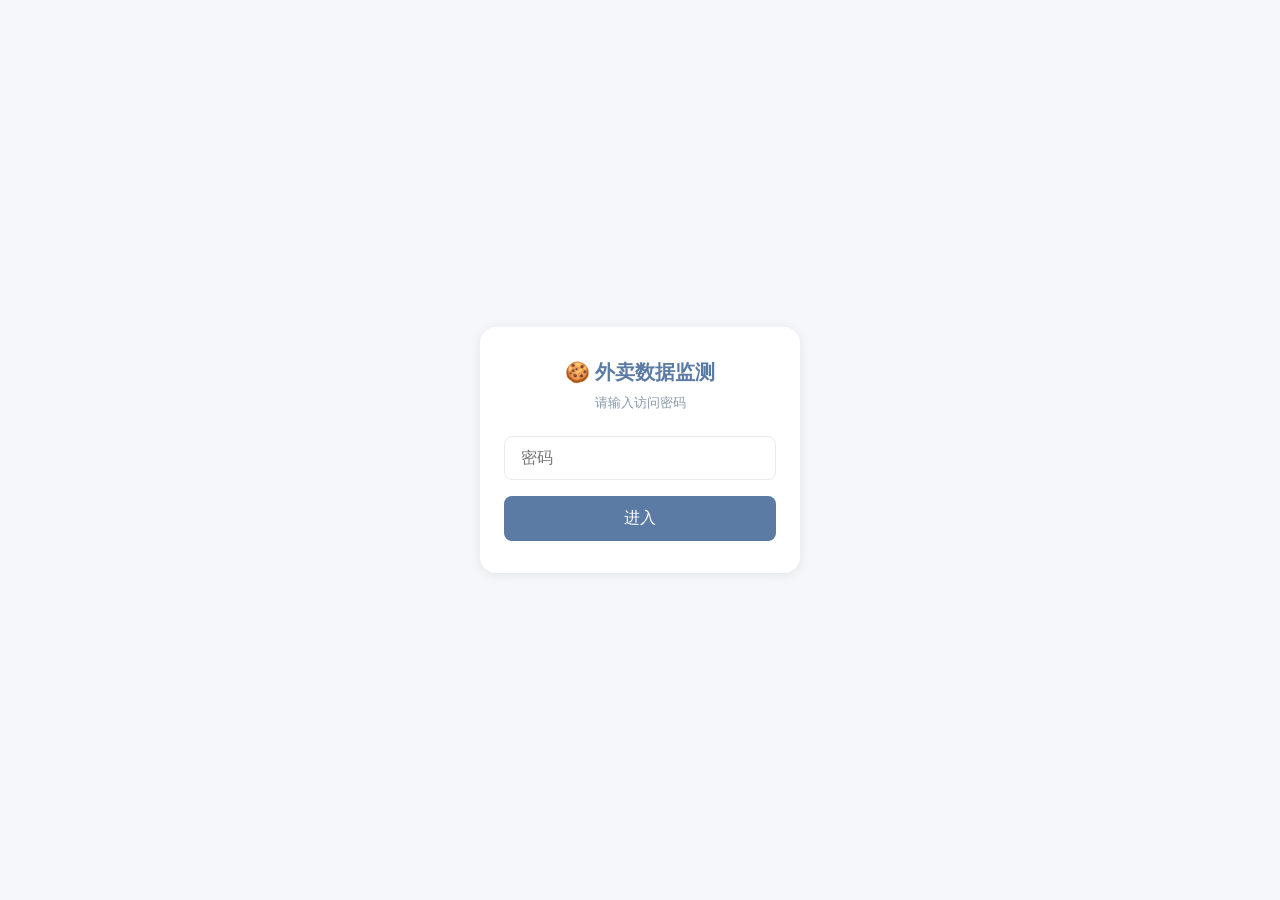
<file: waimai/index.html>
<!DOCTYPE html>
<html lang="zh-CN">
<head>
<meta charset="UTF-8">
<meta name="viewport" content="width=device-width, initial-scale=1.0, maximum-scale=1.0, user-scalable=no">
<title>外卖数据监测</title>
<style>
*{margin:0;padding:0;box-sizing:border-box}
:root{--primary:#5B7BA5;--primary-light:#8BAAC8;--bg:#F5F7FA;--card:#fff;--text:#2C3E50;--text-light:#8899AA;--border:#E8ECF0;--success:#52C41A;--danger:#FF4D4F;--warn:#FAAD14}
body{font-family:-apple-system,BlinkMacSystemFont,'Segoe UI',sans-serif;background:var(--bg);color:var(--text);min-height:100vh;font-size:14px}
.login-wrap{display:flex;align-items:center;justify-content:center;min-height:100vh;padding:20px}
.login-box{background:var(--card);border-radius:16px;padding:32px 24px;width:100%;max-width:320px;box-shadow:0 2px 12px rgba(0,0,0,.08);text-align:center}
.login-box h2{font-size:20px;margin-bottom:8px;color:var(--primary)}
.login-box p{font-size:13px;color:var(--text-light);margin-bottom:24px}
.login-box input{width:100%;padding:12px 16px;border:1px solid var(--border);border-radius:8px;font-size:16px;outline:none}
.login-box input:focus{border-color:var(--primary)}
.login-box button{width:100%;margin-top:16px;padding:12px;background:var(--primary);color:#fff;border:none;border-radius:8px;font-size:16px;cursor:pointer}
.nav{position:fixed;bottom:0;left:0;right:0;background:var(--card);border-top:1px solid var(--border);display:flex;z-index:100;padding-bottom:env(safe-area-inset-bottom)}
.nav-item{flex:1;text-align:center;padding:8px 0 6px;color:var(--text-light);font-size:11px;cursor:pointer}
.nav-item.active{color:var(--primary)}
.nav-item .icon{font-size:20px;display:block;margin-bottom:2px}
.page{display:none;padding:16px 16px 80px;max-width:480px;margin:0 auto}
.page.active{display:block}
.page-header{display:flex;align-items:center;justify-content:space-between;margin-bottom:16px}
.page-header h1{font-size:20px;font-weight:600}
.page-header .date{font-size:13px;color:var(--text-light)}
.card{background:var(--card);border-radius:12px;padding:16px;margin-bottom:12px;box-shadow:0 1px 4px rgba(0,0,0,.04)}
.card-title{font-size:15px;font-weight:600;margin-bottom:12px}
.kpi-grid{display:grid;grid-template-columns:1fr 1fr;gap:10px;margin-bottom:12px}
.kpi-item{background:var(--card);border-radius:10px;padding:12px;text-align:center}
.kpi-value{font-size:20px;font-weight:700;color:var(--primary)}
.kpi-value.success{color:var(--success)}
.kpi-label{font-size:11px;color:var(--text-light);margin-top:2px}
.form-group{margin-bottom:12px}
.form-label{font-size:13px;color:var(--text-light);margin-bottom:4px;display:block}
.form-row{display:flex;gap:10px}
.form-row .form-group{flex:1}
.form-input{width:100%;padding:10px 12px;border:1px solid var(--border);border-radius:8px;font-size:15px;outline:none;background:#fff}
.form-input:focus{border-color:var(--primary)}
.form-input[readonly]{background:#f8f9fa;color:var(--text-light)}
.section-label{font-size:14px;font-weight:600;color:var(--primary);margin:16px 0 8px;padding-left:2px}
.formula-hint{font-size:11px;color:var(--text-light);margin:-4px 0 8px 4px;font-style:italic}
.store-selector{margin-bottom:12px}
.store-btn{display:flex;align-items:center;justify-content:space-between;width:100%;padding:12px 16px;background:var(--card);border:1px solid var(--border);border-radius:10px;font-size:15px;cursor:pointer}
.store-btn .arrow{font-size:12px;color:var(--text-light);transition:transform .2s}
.store-btn.open .arrow{transform:rotate(180deg)}
.store-dropdown{display:none;margin-top:4px;background:var(--card);border:1px solid var(--border);border-radius:10px;overflow:hidden;box-shadow:0 4px 12px rgba(0,0,0,.08)}
.store-dropdown.show{display:block}
.store-opt{padding:10px 16px;cursor:pointer;font-size:14px;border-bottom:1px solid var(--border);display:flex;align-items:center;justify-content:space-between}
.store-opt:last-child{border-bottom:none}
.store-opt:active{background:var(--bg)}
.store-opt.selected{color:var(--primary);font-weight:600}
.store-opt .platforms{font-size:11px;color:var(--text-light)}
.platform-toggle{display:flex;background:var(--bg);border-radius:8px;padding:3px;margin-bottom:16px}
.platform-toggle .tab{flex:1;text-align:center;padding:8px;border-radius:6px;font-size:14px;cursor:pointer}
.platform-toggle .tab.active{background:var(--card);box-shadow:0 1px 3px rgba(0,0,0,.1);font-weight:600;color:var(--primary)}
.btn-submit{width:100%;padding:14px;background:var(--primary);color:#fff;border:none;border-radius:10px;font-size:16px;font-weight:600;cursor:pointer;margin-top:8px}
.btn-submit:active{background:var(--primary-light)}
.history-table{width:100%;border-collapse:collapse;font-size:12px}
.history-table th{text-align:left;padding:8px 4px;color:var(--text-light);font-weight:500;border-bottom:1px solid var(--border)}
.history-table td{padding:8px 4px;border-bottom:1px solid var(--border)}
.toast{position:fixed;top:20px;left:50%;transform:translateX(-50%);background:#333;color:#fff;padding:10px 24px;border-radius:8px;font-size:14px;z-index:999;opacity:0;transition:opacity .3s}
.toast.show{opacity:1}
.btn-sm{padding:4px 10px;border:none;border-radius:6px;font-size:12px;cursor:pointer}
.btn-edit{background:#E6F0FA;color:var(--primary)}
.btn-del{background:#FFF1F0;color:var(--danger)}
.empty{text-align:center;padding:40px 20px;color:var(--text-light)}
.empty .icon{font-size:48px;margin-bottom:12px}
.add-store-row{display:flex;gap:8px;margin-top:8px}
.add-store-row input{flex:1;padding:10px 12px;border:1px solid var(--border);border-radius:8px;font-size:14px;outline:none}
.add-store-row button{padding:10px 16px;background:var(--primary);color:#fff;border:none;border-radius:8px;font-size:14px;white-space:nowrap}
</style>
</head>
<body>

<div id="loginPage" class="login-wrap">
  <div class="login-box">
    <h2>🍪 外卖数据监测</h2>
    <p>请输入访问密码</p>
    <input type="password" id="pwdInput" placeholder="密码" autocomplete="off">
    <button onclick="doLogin()">进入</button>
  </div>
</div>

<div id="mainApp" style="display:none">
  <div id="pageDash" class="page active">
    <div class="page-header"><h1>数据看板</h1><span class="date" id="dashDate"></span></div>
    <div class="store-selector"><button class="store-btn" id="dashStoreBtn" onclick="toggleDrop('dash')"><span id="dashStoreLabel">远大购物中心店</span><span class="arrow">▼</span></button><div class="store-dropdown" id="dashStoreDD"></div></div>
    <div class="platform-toggle" id="dashPT"><div class="tab active" onclick="setDashP(0)">淘宝闪购</div><div class="tab" onclick="setDashP(1)">美团外卖</div></div>
    <div style="display:flex;align-items:center;gap:8px;margin-bottom:12px;padding:0 4px">
      <span style="font-size:13px;color:var(--text-light)">📅</span>
      <input type="date" id="dashDatePicker" class="form-input" style="padding:8px 10px;font-size:14px;max-width:160px" onchange="pickDate(this.value)">
      <div id="dashAllBtn" style="padding:8px 12px;border-radius:6px;font-size:14px;background:var(--bg);cursor:pointer" onclick="pickDate('all')">全部</div>
    </div>
    <div id="dashKpi" class="kpi-grid"></div>
    <div id="dashDataList"></div>
  </div>

  <div id="pageEntry" class="page">
    <div class="page-header"><h1>数据录入</h1></div>
    <div class="store-selector"><button class="store-btn" id="entryStoreBtn" onclick="toggleDrop('entry')"><span id="entryStoreLabel">远大购物中心店</span><span class="arrow">▼</span></button><div class="store-dropdown" id="entryStoreDD"></div></div>
    <div class="platform-toggle" id="entryPT"><div class="tab active" onclick="setEntryP(0)">淘宝闪购</div><div class="tab" onclick="setEntryP(1)">美团外卖</div></div>
    <div class="card">
      <div class="form-group"><label class="form-label">📅 日期</label><input type="date" class="form-input" id="entryDate"></div>
      <div id="entryFormFields"></div>
      <button class="btn-submit" id="btnSubmit" onclick="submitEntry()">提交数据</button>
    </div>
  </div>

  <div id="pageHistory" class="page">
    <div class="page-header"><h1>历史记录</h1></div>
    <div class="store-selector"><button class="store-btn" id="histStoreBtn" onclick="toggleDrop('hist')"><span id="histStoreLabel">远大购物中心店</span><span class="arrow">▼</span></button><div class="store-dropdown" id="histStoreDD"></div></div>
    <div class="platform-toggle" id="histPT"><div class="tab active" onclick="setHistP(0)">淘宝闪购</div><div class="tab" onclick="setHistP(1)">美团外卖</div></div>
    <div id="histContent"></div>
  </div>

  <div id="pageSettings" class="page">
    <div class="page-header"><h1>设置</h1></div>
    <div class="card"><div class="card-title">店铺管理</div><div id="storeList"></div><div class="add-store-row"><input type="text" id="newStoreName" placeholder="输入店铺名称"><button onclick="addStore()">添加</button></div></div>
    <div class="card"><div class="card-title">修改密码</div><div class="form-group"><label class="form-label">新密码</label><input type="password" class="form-input" id="s_newPwd" placeholder="输入新密码"></div><button class="btn-submit" onclick="changePassword()">修改密码</button></div>
    <div class="card"><div class="card-title">数据管理</div><button class="btn-submit" onclick="exportData()" style="background:var(--primary-light)">导出数据</button><div style="height:8px"></div><label class="btn-submit" style="background:var(--primary-light);display:block;text-align:center;cursor:pointer">导入数据<input type="file" accept=".json" onchange="importData(event)" style="display:none"></label><div style="height:8px"></div><button class="btn-submit" onclick="if(confirm('确定清空所有数据？'))clearAllData()" style="background:var(--danger)">清空数据</button></div>
  </div>

  <div class="nav">
    <div class="nav-item active" onclick="switchPage('pageDash')"><span class="icon">📊</span>看板</div>
    <div class="nav-item" onclick="switchPage('pageEntry')"><span class="icon">✏️</span>录入</div>
    <div class="nav-item" onclick="switchPage('pageHistory')"><span class="icon">📋</span>记录</div>
    <div class="nav-item" onclick="switchPage('pageSettings')"><span class="icon">⚙️</span>设置</div>
  </div>
</div>

<div class="toast" id="toast"></div>

<script>
const SK_PWD='wm_pwd',SK_DATA='wm_data',SK_STORES='wm_stores';
const PLATFORMS=['淘宝闪购','美团外卖'];

// ========== 平台字段配置 ==========
const PCFG=[
  { // 0: 淘宝闪购
    kpiDefs:[
      {key:'validOrders',label:'有效订单',fmt:'n'},
      {key:'income',label:'收入',fmt:'¥',color:'success'},
      {key:'avgOrder',label:'客单价',fmt:'¥'},
      {key:'inRate',label:'进店转化率',fmt:'%'},
      {key:'orderRate',label:'下单转化率',fmt:'%'},
      {key:'repurchase',label:'复购率',fmt:'%'},
    ],
    sumFields:['validOrders','invalidOrders','revenue','income','expense','customerPay','expPeople','expTimes','inPeople','inTimes','orderPeople','orderTimes','promoOrders','promoCost','promoPay','newCust','oldCust','cancelOrders','cookTime'],
    avgFields:['avgPay','avgOrder','promoAvg','bizHours','cancelRate','reportRate','overTimeRate','roi','promoRate','inRate','orderRate','repurchase'],
    sections:[
      {title:'📦 订单数据',fields:[
        {key:'validOrders',label:'有效订单',t:'n',calc:1},
        {key:'invalidOrders',label:'无效订单',t:'n'},
        {key:'revenue',label:'营业额（元）',t:'f'},
        {key:'income',label:'收入（元）',t:'f',calc:1},
        {key:'expense',label:'支出（元）',t:'f'},
        {key:'customerPay',label:'顾客实付（元）',t:'f',calc:1},
        {key:'avgPay',label:'单均实付（元）',t:'f',ro:1},
        {key:'avgOrder',label:'客单价（元）',t:'f',ro:1},
      ]},
      {title:'👁 流量数据',fields:[
        {key:'expPeople',label:'曝光人数',t:'n',calc:1},
        {key:'expTimes',label:'曝光次数',t:'n'},
        {key:'inPeople',label:'进店人数',t:'n',calc:1},
        {key:'inTimes',label:'进店次数',t:'n'},
        {key:'orderPeople',label:'下单人数',t:'n',calc:1},
        {key:'orderTimes',label:'下单次数',t:'n'},
        {key:'inRate',label:'进店转化率',t:'t',ro:1},
        {key:'orderRate',label:'下单转化率',t:'t',ro:1},
      ]},
      {title:'🎯 营销数据',fields:[
        {key:'promoOrders',label:'活动订单量',t:'n'},
        {key:'promoCost',label:'商家活动成本（元）',t:'f'},
        {key:'promoPay',label:'活动顾客实付（元）',t:'f'},
        {key:'promoAvg',label:'活动客单价（元）',t:'f'},
        {key:'roi',label:'投入产出比',t:'f'},
        {key:'promoRate',label:'营销力度（%）',t:'p'},
      ]},
      {title:'👥 顾客数据',fields:[
        {key:'newCust',label:'下单新客',t:'n'},
        {key:'oldCust',label:'下单老客',t:'n'},
        {key:'repurchase',label:'复购率（%）',t:'p'},
      ]},
      {title:'🔧 服务数据',fields:[
        {key:'bizHours',label:'日均营业时长（h）',t:'f'},
        {key:'cancelOrders',label:'取消单数',t:'n'},
        {key:'cancelRate',label:'商责取消率（%）',t:'p'},
        {key:'reportRate',label:'出餐上报率（%）',t:'p'},
        {key:'cookTime',label:'平均出餐时长（min）',t:'n'},
        {key:'overTimeRate',label:'出餐超时率（%）',t:'p'},
      ]},
    ],
    cardDefs:[
      {title:'📦 订单',items:[
        {key:'validOrders',label:'有效订单'},
        {key:'revenue',label:'营业额',fmt:'¥'},
        {key:'income',label:'收入',fmt:'¥',color:'success'},
        {key:'expense',label:'支出',fmt:'¥',rev:1},
        {key:'customerPay',label:'顾客实付',fmt:'¥'},
        {key:'avgPay',label:'单均实付',fmt:'¥'},
        {key:'avgOrder',label:'客单价',fmt:'¥'},
        {key:'invalidOrders',label:'无效订单',rev:1},
      ]},
      {title:'👁 流量',items:[
        {key:'expPeople',label:'曝光人数'},{key:'expTimes',label:'曝光次数'},
        {key:'inPeople',label:'进店人数'},{key:'inTimes',label:'进店次数'},
        {key:'orderPeople',label:'下单人数'},{key:'orderTimes',label:'下单次数'},
        {key:'inRate',label:'进店转化率',fmt:'%'},{key:'orderRate',label:'下单转化率',fmt:'%'},
      ]},
      {title:'🎯 营销',items:[
        {key:'promoOrders',label:'活动订单'},
        {key:'promoCost',label:'活动成本',fmt:'¥',rev:1},
        {key:'promoPay',label:'活动顾客实付',fmt:'¥'},
        {key:'promoAvg',label:'活动客单价',fmt:'¥'},
        {key:'roi',label:'投入产出比',fmt:'r'},
        {key:'promoRate',label:'营销力度',fmt:'%',rev:1},
      ]},
      {title:'👥 顾客',items:[
        {key:'newCust',label:'下单新客'},{key:'oldCust',label:'下单老客'},
        {key:'repurchase',label:'复购率',fmt:'%'},
        {key:'bizHours',label:'日均营业时长',fmt:'h'},
      ]},
      {title:'🔧 服务',items:[
        {key:'cancelOrders',label:'取消单数',rev:1},
        {key:'cancelRate',label:'商责取消率',fmt:'%',rev:1},
        {key:'reportRate',label:'出餐上报率',fmt:'%'},
        {key:'cookTime',label:'出餐时长',fmt:'m',rev:1},
        {key:'overTimeRate',label:'出餐超时率',fmt:'%',rev:1},
      ]},
    ],
    autoCalc:function(){
      var ep=V('f_expPeople'),ip=V('f_inPeople'),op=V('f_orderPeople');
      var vo=V('f_validOrders'),cp=V('f_customerPay'),ic=V('f_income');
      S('f_inRate',ep>0?(ip/ep*100).toFixed(1)+'%':'');
      S('f_orderRate',ip>0?(op/ip*100).toFixed(1)+'%':'');
      S('f_avgPay',vo>0?(cp/vo).toFixed(2):'');
      S('f_avgOrder',vo>0?(ic/vo).toFixed(2):'');
    },
    getKpiVal:function(d,k){
      if(k==='avgOrder')return d.validOrders>0?d.income/d.validOrders:0;
      if(k==='inRate')return d.expPeople>0?d.inPeople/d.expPeople*100:0;
      if(k==='orderRate')return d.inPeople>0?d.orderPeople/d.inPeople*100:0;
      if(k==='repurchase')return d.repurchase||0;
      return d[k]||0;
    },
  },
  { // 1: 美团外卖
    kpiDefs:[
      {key:'validOrders',label:'有效订单',fmt:'n'},
      {key:'revenue',label:'营业收入',fmt:'¥',color:'success'},
      {key:'avgPayPerOrder',label:'实付单均价',fmt:'¥'},
      {key:'inRate',label:'入店转化率',fmt:'%'},
      {key:'orderRate',label:'下单转化率',fmt:'%'},
      {key:'repurchase',label:'复购率',fmt:'%'},
    ],
    sumFields:['validOrders','avgPayPerOrder','orderPayment','grossAmount','activitySubsidy','custDeliveryFee','merchantActivityCost','commission','deliveryServiceFee','otherExpense','charityDonation','subsidyExpense','expPeople','expTimes','inPeople','inTimes','orderPeople','orderTimes','promoOrders','promoCost','activityRevenue','activityNewCust','activityOldCust','promoAvg','orderTotalPeople','newCust','oldCust','cancelOrders','cookTime'],
    avgFields:['bizHours','cancelRate','reportRate','overTimeRate','roi','promoRate','inRate','orderRate','repurchase'],
    sections:[
      {title:'📦 营业数据',fields:[
        {key:'validOrders',label:'有效订单',t:'n',calc:1},
        {key:'avgPayPerOrder',label:'实付单均价（元）',t:'f',calc:1},
        {key:'orderPayment',label:'订单实付（元）',t:'f',ro:1},
        {key:'activitySubsidy',label:'活动补贴（元）',t:'f',calc:1},
        {key:'custDeliveryFee',label:'顾客配送费美配（元）',t:'f',calc:1},
        {key:'grossAmount',label:'优惠前总额（元）',t:'f',ro:1},
        {key:'merchantActivityCost',label:'商家活动成本（元）',t:'f',calc:1},
        {key:'commission',label:'佣金（元）',t:'f',calc:1},
        {key:'deliveryServiceFee',label:'配送服务费（元）',t:'f',calc:1},
        {key:'otherExpense',label:'其他支出（元）',t:'f'},
        {key:'charityDonation',label:'公益捐款（元）',t:'f'},
        {key:'subsidyExpense',label:'补贴及支出（元）',t:'f',ro:1},
        {key:'revenue',label:'营业收入（元）',t:'f',ro:1},
      ],hints:[
        '优惠前总额 = 有效订单×实付单均价 + 活动补贴 - 顾客配送费美配',
        '补贴及支出 = 商家活动成本 + 佣金 + 配送服务费 + 其他支出 + 公益捐款',
        '营业收入 = 优惠前总额 - 补贴及支出',
      ]},
      {title:'👁 流量数据',fields:[
        {key:'expPeople',label:'曝光人数',t:'n',calc:1},
        {key:'expTimes',label:'曝光次数',t:'n'},
        {key:'inPeople',label:'入店人数',t:'n',calc:1},
        {key:'inTimes',label:'入店次数',t:'n'},
        {key:'orderPeople',label:'下单人数',t:'n',calc:1},
        {key:'orderTimes',label:'下单次数',t:'n'},
        {key:'inRate',label:'入店转化率',t:'t',ro:1},
        {key:'orderRate',label:'下单转化率',t:'t',ro:1},
      ]},
      {title:'🎯 营销数据',fields:[
        {key:'promoOrders',label:'活动订单',t:'n'},
        {key:'promoCost',label:'商家活动成本（元）',t:'f'},
        {key:'promoRate',label:'活动力度（%）',t:'p'},
        {key:'roi',label:'投入产出比',t:'f'},
        {key:'activityRevenue',label:'活动营业额（元）',t:'f'},
        {key:'activityNewCust',label:'活动下单新客',t:'n'},
        {key:'promoAvg',label:'活动客单价（元）',t:'f'},
        {key:'activityOldCust',label:'活动下单老客',t:'n'},
      ]},
      {title:'👥 顾客数据',fields:[
        {key:'orderTotalPeople',label:'下单总人数',t:'n'},
        {key:'newCust',label:'下单新客',t:'n'},
        {key:'oldCust',label:'下单老客',t:'n'},
        {key:'repurchase',label:'复购率（%）',t:'p'},
      ]},
      {title:'🔧 服务数据',fields:[
        {key:'bizHours',label:'日均营业时长（h）',t:'f'},
        {key:'cancelOrders',label:'取消单数',t:'n'},
        {key:'cancelRate',label:'商责取消率（%）',t:'p'},
        {key:'reportRate',label:'出餐上报率（%）',t:'p'},
        {key:'cookTime',label:'平均出餐时长（min）',t:'n'},
        {key:'overTimeRate',label:'出餐超时率（%）',t:'p'},
      ]},
    ],
    cardDefs:[
      {title:'📦 营业',items:[
        {key:'validOrders',label:'有效订单'},
        {key:'avgPayPerOrder',label:'实付单均价',fmt:'¥'},
        {key:'orderPayment',label:'订单实付',fmt:'¥'},
        {key:'grossAmount',label:'优惠前总额',fmt:'¥'},
        {key:'activitySubsidy',label:'活动补贴',fmt:'¥'},
        {key:'custDeliveryFee',label:'顾客配送费',fmt:'¥'},
        {key:'revenue',label:'营业收入',fmt:'¥',color:'success'},
        {key:'subsidyExpense',label:'补贴及支出',fmt:'¥',rev:1},
        {key:'merchantActivityCost',label:'商家活动成本',fmt:'¥',rev:1},
        {key:'commission',label:'佣金',fmt:'¥',rev:1},
        {key:'deliveryServiceFee',label:'配送服务费',fmt:'¥',rev:1},
        {key:'otherExpense',label:'其他支出',fmt:'¥',rev:1},
        {key:'charityDonation',label:'公益捐款',fmt:'¥',rev:1},
      ]},
      {title:'👁 流量',items:[
        {key:'expPeople',label:'曝光人数'},{key:'expTimes',label:'曝光次数'},
        {key:'inPeople',label:'入店人数'},{key:'inTimes',label:'入店次数'},
        {key:'orderPeople',label:'下单人数'},{key:'orderTimes',label:'下单次数'},
        {key:'inRate',label:'入店转化率',fmt:'%'},{key:'orderRate',label:'下单转化率',fmt:'%'},
      ]},
      {title:'🎯 营销',items:[
        {key:'promoOrders',label:'活动订单'},
        {key:'promoCost',label:'商家活动成本',fmt:'¥',rev:1},
        {key:'promoRate',label:'活动力度',fmt:'%',rev:1},
        {key:'roi',label:'投入产出比',fmt:'r'},
        {key:'activityRevenue',label:'活动营业额',fmt:'¥'},
        {key:'activityNewCust',label:'活动下单新客'},
        {key:'promoAvg',label:'活动客单价',fmt:'¥'},
        {key:'activityOldCust',label:'活动下单老客'},
      ]},
      {title:'👥 顾客',items:[
        {key:'orderTotalPeople',label:'下单总人数'},
        {key:'newCust',label:'下单新客'},{key:'oldCust',label:'下单老客'},
        {key:'repurchase',label:'复购率',fmt:'%'},
      ]},
      {title:'🔧 服务',items:[
        {key:'bizHours',label:'日均营业时长',fmt:'h'},
        {key:'cancelOrders',label:'取消单数',rev:1},
        {key:'cancelRate',label:'商责取消率',fmt:'%',rev:1},
        {key:'reportRate',label:'出餐上报率',fmt:'%'},
        {key:'cookTime',label:'出餐时长',fmt:'m',rev:1},
        {key:'overTimeRate',label:'出餐超时率',fmt:'%',rev:1},
      ]},
    ],
    autoCalc:function(){
      var vo=V('f_validOrders'),apo=V('f_avgPayPerOrder');
      var as_=V('f_activitySubsidy'),cdf=V('f_custDeliveryFee');
      var mac=V('f_merchantActivityCost'),cm=V('f_commission'),dsf=V('f_deliveryServiceFee');
      var oe=V('f_otherExpense'),cd=V('f_charityDonation');
      var ep=V('f_expPeople'),ip=V('f_inPeople'),op=V('f_orderPeople');
      S('f_orderPayment',(vo*apo).toFixed(2));
      S('f_grossAmount',(vo*apo+as_-cdf).toFixed(2));
      S('f_subsidyExpense',(mac+cm+dsf+oe+cd).toFixed(2));
      S('f_revenue',(vo*apo+as_-cdf-mac-cm-dsf-oe-cd).toFixed(2));
      S('f_inRate',ep>0?(ip/ep*100).toFixed(1)+'%':'');
      S('f_orderRate',ip>0?(op/ip*100).toFixed(1)+'%':'');
    },
    getKpiVal:function(d,k){
      if(k==='inRate')return d.expPeople>0?d.inPeople/d.expPeople*100:0;
      if(k==='orderRate')return d.inPeople>0?d.orderPeople/d.inPeople*100:0;
      if(k==='repurchase')return d.repurchase||0;
      return d[k]||0;
    },
  }
];

// Helper
function V(id){return Number(document.getElementById(id).value)||0;}
function S(id,v){var e=document.getElementById(id);if(e)e.value=v;}

// Collect all field keys across platforms
function allKeys(){var s=new Set();PCFG.forEach(function(c){c.sections.forEach(function(sec){sec.fields.forEach(function(f){s.add(f.key);});});});return Array.from(s);}

let stores=['远大购物中心店'];
let dashS=0,dashP=0,entryS=0,entryP=0,histS=0,histP=0;
let editingId=null;
let selectedDate=null;

function loadData(){return JSON.parse(localStorage.getItem(SK_DATA)||'[]');}
function saveData(d){localStorage.setItem(SK_DATA,JSON.stringify(d));}
function loadStores(){var s=JSON.parse(localStorage.getItem(SK_STORES)||'null');if(s&&s.length)stores=s;}
function saveStores(){localStorage.setItem(SK_STORES,JSON.stringify(stores));}
function today(){return new Date().toISOString().split('T')[0];}

// Login
function doLogin(){
  var pwd=document.getElementById('pwdInput').value.trim();
  if(!pwd){showToast('请输入密码');return;}
  var saved=localStorage.getItem(SK_PWD);
  if(!saved){localStorage.setItem(SK_PWD,pwd);enterApp();showToast('密码已设置');}
  else if(pwd===saved) enterApp();
  else showToast('密码错误');
}
function enterApp(){
  sessionStorage.setItem('wm_authed','1');
  document.getElementById('loginPage').style.display='none';
  document.getElementById('mainApp').style.display='block';
  loadStores();initApp();
}
document.getElementById('pwdInput').addEventListener('keydown',function(e){if(e.key==='Enter')doLogin();});
(function(){if(sessionStorage.getItem('wm_authed')==='1'){document.getElementById('loginPage').style.display='none';document.getElementById('mainApp').style.display='block';loadStores();initApp();}})();

function initApp(){document.getElementById('entryDate').value=today();document.getElementById('dashDate').textContent=today();refreshDD();renderEntryForm();loadDashboard();}

// Nav
function switchPage(id){
  document.querySelectorAll('.page').forEach(function(p){p.classList.remove('active');});
  document.getElementById(id).classList.add('active');
  document.querySelectorAll('.nav-item').forEach(function(n,i){n.classList.toggle('active',['pageDash','pageEntry','pageHistory','pageSettings'][i]===id);});
  if(id==='pageDash')loadDashboard();if(id==='pageHistory')loadHistory();if(id==='pageSettings')renderStoreList();
}

// Store dropdowns
function refreshDD(){
  ['dash','entry','hist'].forEach(function(p){
    var s=p==='dash'?dashS:p==='entry'?entryS:histS;
    document.getElementById(p+'StoreLabel').textContent=stores[s]||stores[0];
    document.getElementById(p+'StoreDD').innerHTML=stores.map(function(n,i){return '<div class="store-opt'+(i===s?' selected':'')+'" onclick="pickS(\''+p+'\','+i+')">'+n+'<span class="platforms">'+PLATFORMS.join('/')+'</span></div>';}).join('');
  });
}
function toggleDrop(p){var dd=document.getElementById(p+'StoreDD');dd.classList.toggle('show');document.getElementById(p+'StoreBtn').classList.toggle('open');}
function pickS(p,i){if(p==='dash'){dashS=i;selectedDate=null;}else if(p==='entry')entryS=i;else histS=i;toggleDrop(p);refreshDD();if(p==='dash')loadDashboard();if(p==='hist')loadHistory();}

// Platform
function setDashP(i){dashP=i;selectedDate=null;document.querySelectorAll('#dashPT .tab').forEach(function(t,idx){t.classList.toggle('active',idx===i);});loadDashboard();}
function setEntryP(i){entryP=i;document.querySelectorAll('#entryPT .tab').forEach(function(t,idx){t.classList.toggle('active',idx===i);});editingId=null;document.getElementById('btnSubmit').textContent='提交数据';renderEntryForm();}
function setHistP(i){histP=i;document.querySelectorAll('#histPT .tab').forEach(function(t,idx){t.classList.toggle('active',idx===i);});loadHistory();}

// ========== 动态录入表单 ==========
function renderEntryForm(){
  var cfg=PCFG[entryP];
  var html='';
  cfg.sections.forEach(function(sec){
    html+='<div class="section-label">'+sec.title+'</div>';
    if(sec.hints){
      sec.hints.forEach(function(h){
        html+='<div class="formula-hint">'+h+'</div>';
      });
    }
    // arrange fields in rows of 2
    var flds=sec.fields;
    for(var i=0;i<flds.length;i+=2){
      html+='<div class="form-row">';
      for(var j=i;j<Math.min(i+2,flds.length);j++){
        var f=flds[j];
        var inputType=f.t==='n'?'number':'number';
        var step=f.t==='f'?' step="0.01"':f.t==='p'?' step="0.1"':'';
        var roAttr=f.ro?' readonly':'';
        var ph=f.ro?'自动计算':'0'+(f.t==='f'?'.00':f.t==='p'?'.0':'');
        var calcAttr=f.calc?' oninput="doAutoCalc()"':'';
        html+='<div class="form-group"><label class="form-label">'+f.label+'</label><input type="'+inputType+'"'+step+' class="form-input" id="f_'+f.key+'" placeholder="'+ph+'"'+roAttr+calcAttr+'></div>';
      }
      if(i+1>=flds.length&&flds.length%2===1) html+='<div class="form-group"></div>';
      html+='</div>';
    }
  });
  document.getElementById('entryFormFields').innerHTML=html;
}

function doAutoCalc(){PCFG[entryP].autoCalc();}

// ========== Dashboard ==========
function loadDashboard(){
  var all=loadData().filter(function(d){return d.storeIndex===dashS&&d.platformIndex===dashP;}).sort(function(a,b){return b.date.localeCompare(a.date);});
  var latest=all.length?all[0].date:null;
  if(selectedDate!==null&&selectedDate!=='all'&&!all.find(function(d){return d.date===selectedDate;}))selectedDate=null;
  if(selectedDate===null)selectedDate=latest;
  renderDateTabs(all);
  if(selectedDate==='all'||selectedDate===null&&all.length>1){
    renderKpiAgg(all);
    renderDataCards(all);
  }else{
    var date=selectedDate||latest;
    var picked=all.find(function(d){return d.date===date;});
    if(picked){
      var dates=all.map(function(d){return d.date;}).sort();
      var idx=dates.indexOf(date);
      var prev=idx>0?all.find(function(d){return d.date===dates[idx-1];}):null;
      renderKpiSingle(picked,date.slice(5),prev);
      renderDataCards([picked],prev);
    }else{
      renderKpiAgg(all);
      renderDataCards(all);
    }
  }
}

function renderDateTabs(all){
  var picker=document.getElementById('dashDatePicker');
  if(!all.length){if(picker)picker.value='';return;}
  if(picker&&selectedDate&&selectedDate!=='all')picker.value=selectedDate;
  var allBtn=document.getElementById('dashAllBtn');
  if(allBtn){
    if(selectedDate==='all'){allBtn.style.background='var(--primary)';allBtn.style.color='#fff';allBtn.style.fontWeight='600';}
    else{allBtn.style.background='var(--bg)';allBtn.style.color='';allBtn.style.fontWeight='';}
  }
}

function pickDate(v){selectedDate=v;loadDashboard();}

function fmtKpi(v,fmt){
  if(v===undefined||v===null||isNaN(v))return '-';
  if(fmt==='n')return Number.isInteger(v)?v:v.toFixed(0);
  if(fmt==='¥')return '¥'+(typeof v==='number'?v.toFixed(2):v);
  if(fmt==='%')return v.toFixed(1)+'%';
  return v;
}

function renderKpiSingle(d,dateLabel,prev){
  var el=document.getElementById('dashKpi');
  if(!d){el.innerHTML='<div class="kpi-item" style="grid-column:span 2"><div class="kpi-value" style="font-size:14px;color:var(--text-light)">暂无数据</div><div class="kpi-label">快去录入吧</div></div>';return;}
  document.getElementById('dashDate').textContent=dateLabel+' 数据';
  var cfg=PCFG[dashP];
  var cmp=function(cur,old,unit,rev){
    if(!prev||old===undefined||old===null||old===0)return '';
    var diff=cur-old;
    if(Math.abs(diff)<0.001)return '';
    var arrow,color;
    if(rev){arrow=diff<0?'↑':diff>0?'↓':'-';color=diff<0?'var(--success)':diff>0?'var(--danger)':'';}
    else{arrow=diff>0?'↑':diff<0?'↓':'-';color=diff>0?'var(--success)':diff<0?'var(--danger)':'';}
    var abs=Math.abs(diff);
    var num=unit==='%'?abs.toFixed(1):abs<1?abs.toFixed(2):abs.toFixed(1);
    return '<span style="font-size:10px;color:'+color+'">'+arrow+num+(unit==='%'?'pp':'')+'</span>';
  };
  var html='';
  cfg.kpiDefs.forEach(function(kd){
    var val=cfg.getKpiVal(d,kd.key);
    var pval=prev?cfg.getKpiVal(prev,kd.key):null;
    var colorCls=kd.color?' '+kd.color:'';
    html+='<div class="kpi-item"><div class="kpi-value'+colorCls+'">'+fmtKpi(val,kd.fmt)+' '+cmp(val,pval,kd.fmt==='¥'?'¥':'%',kd.key==='cancelRate'||kd.key==='overTimeRate')+'</div><div class="kpi-label">'+kd.label+'</div></div>';
  });
  el.innerHTML=html;
}

function renderKpiAgg(data){
  var el=document.getElementById('dashKpi');
  if(!data.length){document.getElementById('dashDate').textContent='数据总览';el.innerHTML='<div class="kpi-item" style="grid-column:span 2"><div class="kpi-value" style="font-size:14px;color:var(--text-light)">暂无数据</div><div class="kpi-label">快去录入吧</div></div>';return;}
  var dates=data.map(function(d){return d.date;}).sort();
  var dateRange=dates.length>1?dates[0].slice(5)+'~'+dates[dates.length-1].slice(5)+' 汇总':dates[0].slice(5)+' 数据';
  document.getElementById('dashDate').textContent=dateRange;
  var d=aggData(data);
  var cfg=PCFG[dashP];
  var html='';
  cfg.kpiDefs.forEach(function(kd){
    var val=cfg.getKpiVal(d,kd.key);
    var colorCls=kd.color?' '+kd.color:'';
    html+='<div class="kpi-item"><div class="kpi-value'+colorCls+'">'+fmtKpi(val,kd.fmt)+'</div><div class="kpi-label">'+kd.label+'</div></div>';
  });
  el.innerHTML=html;
}

function aggData(data){
  var cfg=PCFG[data[0].platformIndex];
  // always recalc rates from raw numbers even for single records
  if(data.length===1){
    var d=Object.assign({},data[0]);
    if(d.expPeople>0)d.inRate=d.inPeople/d.expPeople*100;else d.inRate=0;
    if(d.inPeople>0)d.orderRate=d.orderPeople/d.inPeople*100;else d.orderRate=0;
    var tc=d.newCust+d.oldCust;
    if(tc>0)d.repurchase=d.oldCust/tc*100;else d.repurchase=0;
    return d;
  }
  var s={storeIndex:data[0].storeIndex,platformIndex:data[0].platformIndex};
  cfg.sumFields.forEach(function(f){s[f]=data.reduce(function(a,d){return a+(d[f]||0);},0);});
  // calc avg/rate fields
  if(dashP===0){
    if(s.validOrders>0){s.avgPay=s.customerPay/s.validOrders;s.avgOrder=s.income/s.validOrders;s.promoAvg=s.promoPay/s.validOrders;}else{s.avgPay=0;s.avgOrder=0;s.promoAvg=0;}
    if(s.expPeople>0)s.inRate=s.inPeople/s.expPeople*100;else s.inRate=0;
    if(s.inPeople>0)s.orderRate=s.orderPeople/s.inPeople*100;else s.orderRate=0;
    if(s.promoCost>0)s.roi=s.promoPay/s.promoCost;else s.roi=0;
    if(s.revenue>0)s.promoRate=s.promoCost/s.revenue*100;else s.promoRate=0;
  }else{
    if(s.expPeople>0)s.inRate=s.inPeople/s.expPeople*100;else s.inRate=0;
    if(s.inPeople>0)s.orderRate=s.orderPeople/s.inPeople*100;else s.orderRate=0;
    if(s.promoCost>0)s.roi=s.promoPay/s.promoCost;else s.roi=0;
    if(s.validOrders>0)s.promoAvg=s.promoPay/s.validOrders;else s.promoAvg=0;
    s.revenue=s.grossAmount-s.subsidyExpense;
  }
  var totalCust=s.newCust+s.oldCust;
  if(totalCust>0)s.repurchase=s.oldCust/totalCust*100;else s.repurchase=0;
  var bhVals=data.filter(function(d){return d.bizHours;}).map(function(d){return d.bizHours;});
  s.bizHours=bhVals.length?bhVals.reduce(function(a,b){return a+b;},0)/bhVals.length:0;
  var crVals=data.filter(function(d){return d.cancelRate;}).map(function(d){return d.cancelRate;});
  s.cancelRate=crVals.length?crVals.reduce(function(a,b){return a+b;},0)/crVals.length:0;
  var rrVals=data.filter(function(d){return d.reportRate;}).map(function(d){return d.reportRate;});
  s.reportRate=rrVals.length?rrVals.reduce(function(a,b){return a+b;},0)/rrVals.length:0;
  var otVals=data.filter(function(d){return d.overTimeRate;}).map(function(d){return d.overTimeRate;});
  s.overTimeRate=otVals.length?otVals.reduce(function(a,b){return a+b;},0)/otVals.length:0;
  return s;
}

function renderDataCards(data,prev){
  var el=document.getElementById('dashDataList');
  if(!data.length){el.innerHTML='<div class="empty"><div class="icon">📭</div><div>暂无数据，去录入页添加</div></div>';return;}
  var d=aggData(data);
  var p=prev?aggData([prev]):null;
  var cfg=PCFG[dashP];
  var grid='display:grid;grid-template-columns:1fr 1fr;gap:6px;font-size:13px';
  var delta=function(cur,old,rev){
    if(!p||old===undefined||old===null)return '';
    if(old===0&&cur===0)return '';
    var diff=cur-old;
    if(Math.abs(diff)<0.001)return '';
    var abs=Math.abs(diff);
    var arrow=diff>0?'↑':'↓';
    var color;
    if(rev)color=diff<0?'var(--success)':diff>0?'var(--danger)':'';
    else color=diff>0?'var(--success)':diff<0?'var(--danger)':'';
    var num=abs<1?abs.toFixed(2):abs<10?abs.toFixed(1):abs.toFixed(0);
    return '<span style="font-size:10px;color:'+color+'">'+arrow+num+'</span>';
  };
  var fmtV=function(v,fmt){
    if(v===undefined||v===null)return '-';
    if(fmt==='¥')return '¥'+(typeof v==='number'?v.toFixed(2):v);
    if(fmt==='%')return v.toFixed(1)+'%';
    if(fmt==='r')return typeof v==='number'?v.toFixed(2):'-';
    if(fmt==='h')return v.toFixed(1)+'h';
    if(fmt==='m')return v+'min';
    return typeof v==='number'?(Number.isInteger(v)?v:v.toFixed(1)):'-';
  };
  var sec=function(title,body){return '<div class="card"><div class="card-title" style="font-size:13px;color:var(--primary)">'+title+'</div><div style="'+grid+'">'+body+'</div></div>';};
  var html='';
  cfg.cardDefs.forEach(function(cd){
    var body='';
    cd.items.forEach(function(item){
      var val=d[item.key]!==undefined?d[item.key]:'';
      var pval=p?p[item.key]:null;
      var colorStyle=item.color?' style="color:var(--'+item.color+')"':'';
      var fmt=item.fmt||'';
      body+='<div>'+item.label+' <b'+colorStyle+'>'+fmtV(val,fmt)+' '+delta(val,pval,item.rev)+'</b></div>';
    });
    html+=sec(cd.title,body);
  });
  el.innerHTML=html;
}

// ========== Entry ==========
function submitEntry(){
  var date=document.getElementById('entryDate').value;
  if(!date){showToast('请选择日期');return;}
  var cfg=PCFG[entryP];
  var r={id:editingId||Date.now().toString(),storeIndex:entryS,platformIndex:entryP,date};
  cfg.sections.forEach(function(sec){
    sec.fields.forEach(function(f){
      var el=document.getElementById('f_'+f.key);
      if(!el)return;
      var v=el.value;
      if(f.t==='t'){v=parseFloat(v)||0;}
      else{v=Number(v)||0;}
      r[f.key]=v;
    });
  });
  var data=loadData();
  if(editingId){
    var idx=data.findIndex(function(d){return d.id===editingId;});if(idx>=0)data[idx]=r;editingId=null;document.getElementById('btnSubmit').textContent='提交数据';showToast('更新成功');
  }else{
    var ex=data.findIndex(function(d){return d.storeIndex===entryS&&d.platformIndex===entryP&&d.date===date;});
    if(ex>=0){if(confirm('该日期已有数据，是否覆盖？')){data[ex]=r;showToast('覆盖成功');}else return;}
    else{data.push(r);showToast('录入成功');}
  }
  saveData(data);clearForm();document.getElementById('entryDate').value=today();loadDashboard();
}

function clearForm(){
  var cfg=PCFG[entryP];
  cfg.sections.forEach(function(sec){
    sec.fields.forEach(function(f){
      var el=document.getElementById('f_'+f.key);
      if(el)el.value='';
    });
  });
}

// ========== History ==========
function loadHistory(){
  var data=loadData().filter(function(d){return d.storeIndex===histS&&d.platformIndex===histP;}).sort(function(a,b){return b.date.localeCompare(a.date);});
  var el=document.getElementById('histContent');
  if(!data.length){el.innerHTML='<div class="empty"><div class="icon">📭</div><div>暂无数据</div></div>';return;}
  var cfg=PCFG[histP];
  var html='<table class="history-table"><thead><tr><th>日期</th><th>订单</th><th>'+(histP===0?'收入':'营业收入')+'</th><th>'+(histP===0?'客单价':'实付单均价')+'</th><th>操作</th></tr></thead><tbody>';
  data.forEach(function(d){
    var avg='-';
    if(histP===0){avg=d.validOrders>0?'¥'+(d.income/d.validOrders).toFixed(1):'-';}
    else{avg=d.avgPayPerOrder?'¥'+d.avgPayPerOrder.toFixed(2):'-';}
    var rev=histP===0?'¥'+d.income:'¥'+(d.revenue||0).toFixed(2);
    html+='<tr><td>'+d.date.slice(5)+'</td><td>'+d.validOrders+'</td><td>'+rev+'</td><td>'+avg+'</td><td><button class="btn-sm btn-edit" onclick="editR(\''+d.id+'\')">编辑</button> <button class="btn-sm btn-del" onclick="delR(\''+d.id+'\')">删</button></td></tr>';
  });
  html+='</tbody></table>';el.innerHTML=html;
}

function editR(id){
  var d=loadData().find(function(r){return r.id===id;});if(!d)return;
  editingId=id;entryS=d.storeIndex;entryP=d.platformIndex;
  document.getElementById('entryStoreLabel').textContent=stores[entryS];
  document.querySelectorAll('#entryPT .tab').forEach(function(t,i){t.classList.toggle('active',i===entryP);});
  refreshDD();switchPage('pageEntry');
  renderEntryForm();
  document.getElementById('entryDate').value=d.date;
  var cfg=PCFG[entryP];
  cfg.sections.forEach(function(sec){
    sec.fields.forEach(function(f){
      var el=document.getElementById('f_'+f.key);
      if(el)el.value=d[f.key]!==undefined&&d[f.key]!==0?d[f.key]:'';
    });
  });
  doAutoCalc();
  document.getElementById('btnSubmit').textContent='更新数据';
}

function delR(id){if(!confirm('确定删除？'))return;saveData(loadData().filter(function(d){return d.id!==id;}));showToast('已删除');loadHistory();}

// ========== Settings ==========
function renderStoreList(){
  document.getElementById('storeList').innerHTML=stores.map(function(s,i){return '<div style="display:flex;align-items:center;justify-content:space-between;padding:10px 0;border-bottom:1px solid var(--border)"><span>'+s+'</span>'+(stores.length>1?'<button class="btn-sm btn-del" onclick="removeStore('+i+')">删除</button>':'')+'</div>';}).join('');
}
function addStore(){
  var n=document.getElementById('newStoreName').value.trim();
  if(!n){showToast('请输入名称');return;}if(stores.includes(n)){showToast('已存在');return;}
  stores.push(n);saveStores();document.getElementById('newStoreName').value='';renderStoreList();refreshDD();showToast('添加成功');
}
function removeStore(i){
  if(!confirm('删除店铺会同时删除相关数据？'))return;
  var data=loadData().filter(function(d){return d.storeIndex!==i;}).map(function(d){if(d.storeIndex>i)d.storeIndex--;return d;});
  saveData(data);stores.splice(i,1);saveStores();
  if(dashS>=stores.length)dashS=0;if(entryS>=stores.length)entryS=0;if(histS>=stores.length)histS=0;
  renderStoreList();refreshDD();showToast('已删除');
}
function changePassword(){var p=document.getElementById('s_newPwd').value.trim();if(!p){showToast('请输入新密码');return;}localStorage.setItem(SK_PWD,p);document.getElementById('s_newPwd').value='';showToast('密码已修改');}
function exportData(){var blob=new Blob([JSON.stringify({stores:stores,platforms:PLATFORMS,data:loadData()},null,2)],{type:'application/json'});var a=document.createElement('a');a.href=URL.createObjectURL(blob);a.download='外卖数据_'+today()+'.json';a.click();}
function importData(e){var file=e.target.files[0];if(!file)return;var r=new FileReader();r.onload=function(ev){try{var imp=JSON.parse(ev.target.result);if(imp.stores){stores=imp.stores;saveStores();}var recs=imp.data||imp;if(!Array.isArray(recs)){showToast('格式错误');return;}saveData(loadData().concat(recs));showToast('导入成功');refreshDD();loadDashboard();}catch(err){showToast('解析失败');}};r.readAsText(file);}
function clearAllData(){localStorage.removeItem(SK_DATA);showToast('已清空');}
function showToast(msg){var t=document.getElementById('toast');t.textContent=msg;t.classList.add('show');setTimeout(function(){t.classList.remove('show');},2000);}
</script>
</body>
</html>
</file>
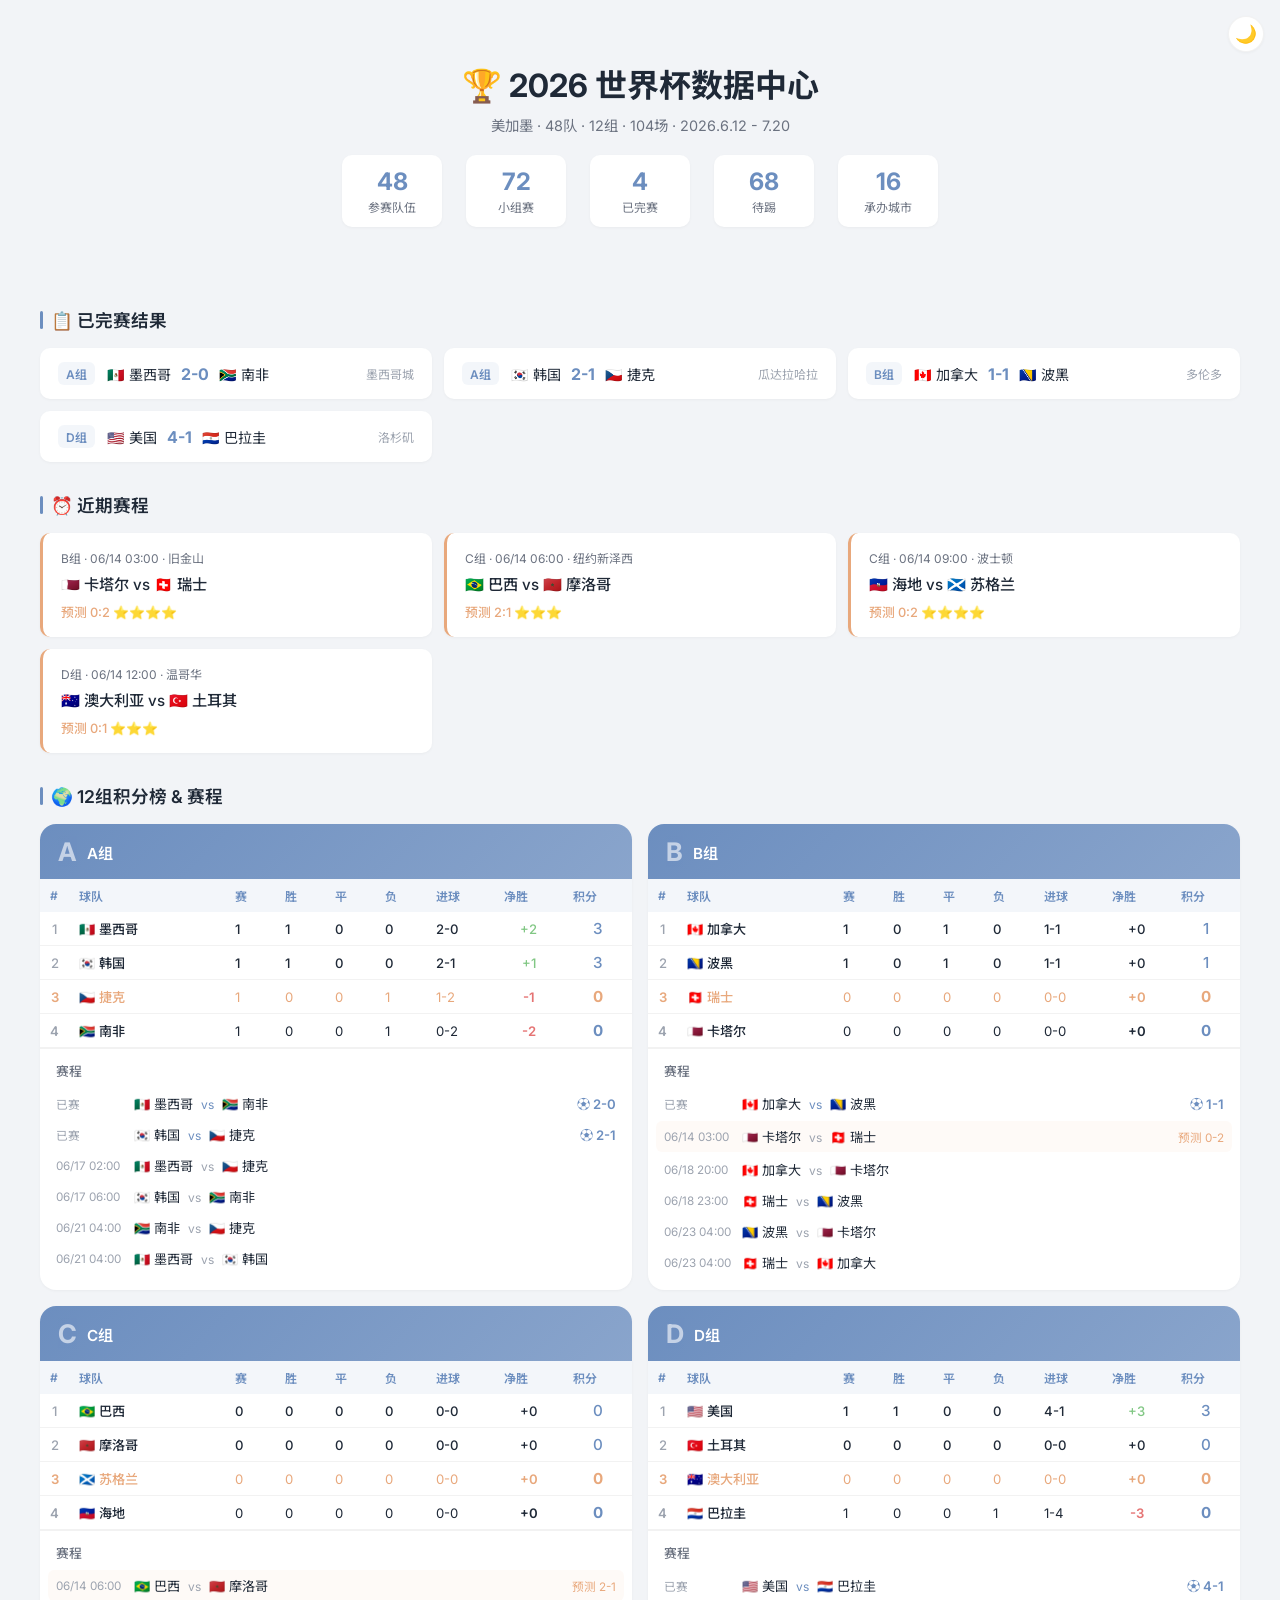
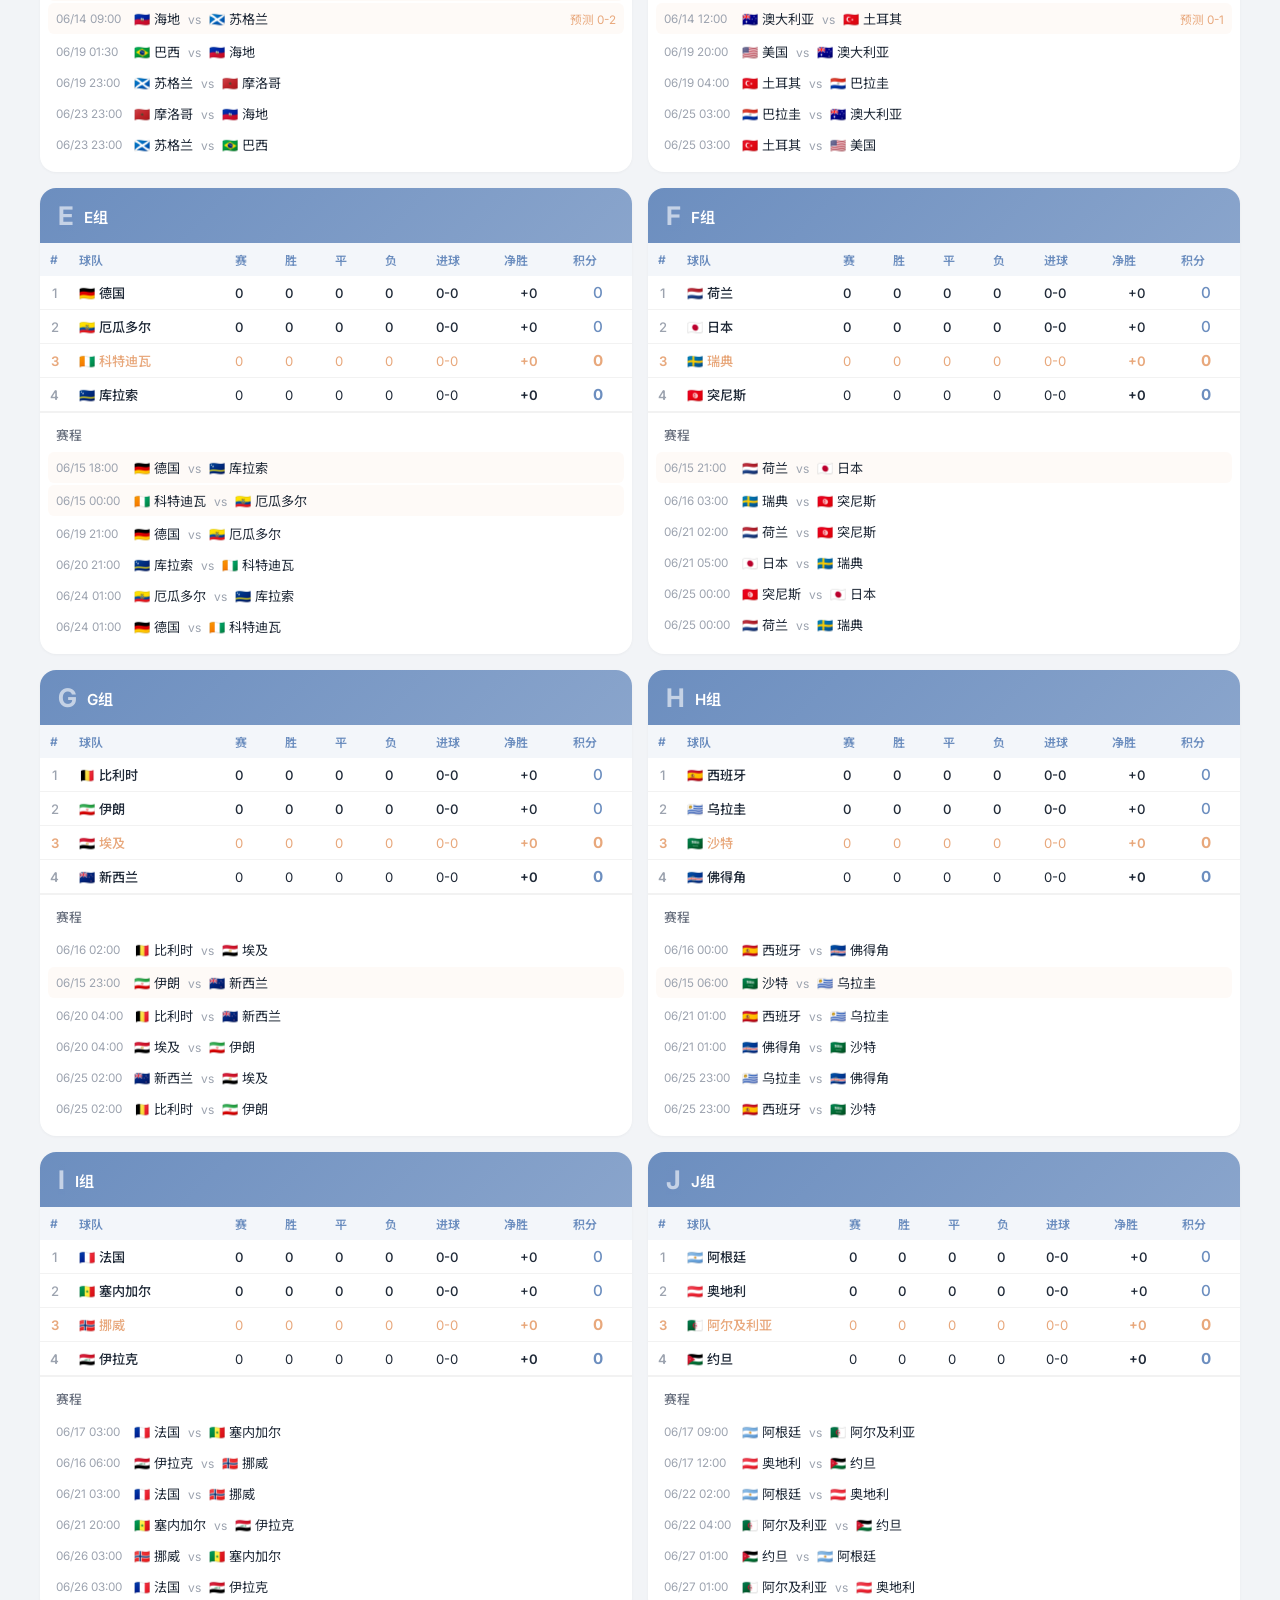
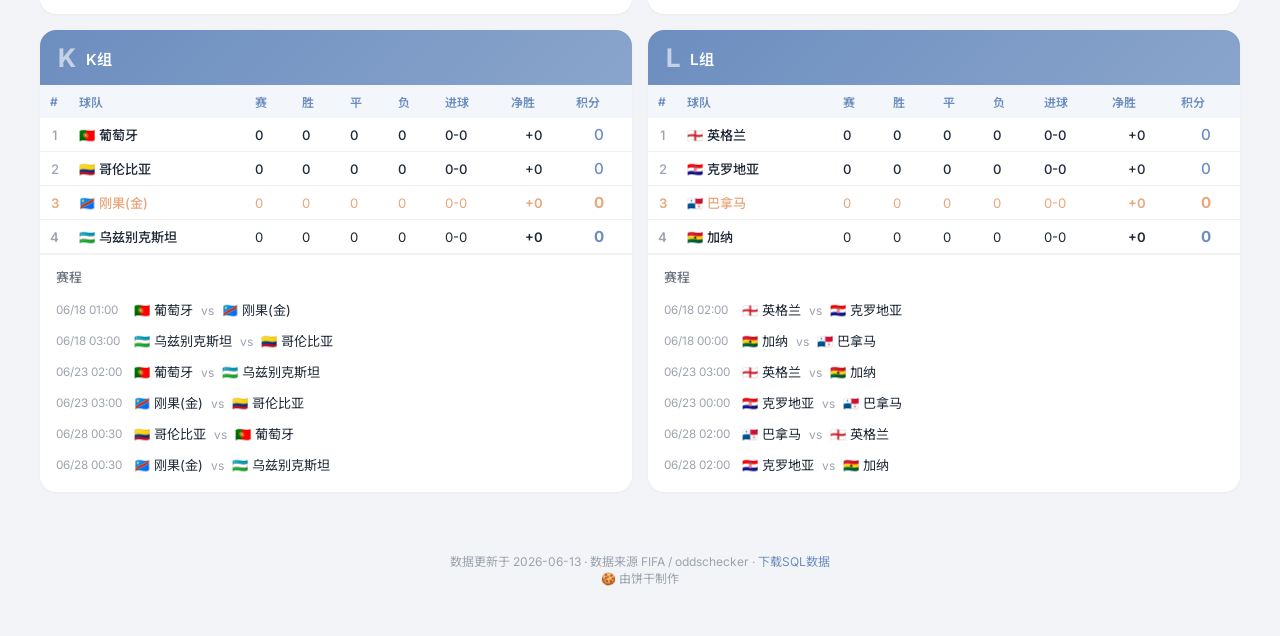
<file: worldcup-2026/index.html>
<!DOCTYPE html>
<html lang="zh-CN">
<head>
<meta charset="UTF-8">
<meta name="viewport" content="width=device-width,initial-scale=1">
<title>🏆 2026 世界杯数据中心</title>
<link rel="icon" href="data:image/svg+xml,<svg xmlns='http://www.w3.org/2000/svg' viewBox='0 0 100 100'><text y='.9em' font-size='90'>🏆</text></svg>">
<link href="https://fonts.googleapis.com/css2?family=Inter:wght@300;400;500;600;700&family=Noto+Sans+SC:wght@300;400;500;600&display=swap" rel="stylesheet">
<style>
*{margin:0;padding:0;box-sizing:border-box}
:root{--bg:#F2F4F7;--card:#fff;--text1:#1F2937;--text2:#6B7280;--text3:#9CA3AF;
--primary:#6C8EBF;--primary-bg:rgba(108,142,191,.08);--border:rgba(0,0,0,.05);
--radius:16px;--radius-sm:10px;--shadow:0 1px 3px rgba(0,0,0,.04);
--shadow-md:0 4px 6px -1px rgba(0,0,0,.05);--warm:#E8A87C;--success:#81C784;--danger:#E57373}
[data-theme="dark"]{--bg:#0F1117;--card:#1A1D28;--text1:#E8ECF4;--text2:#8B92A5;--text3:#505668;
--primary:#7B9FD4;--primary-bg:rgba(123,159,212,.1);--border:rgba(255,255,255,.06);
--shadow:0 1px 3px rgba(0,0,0,.2);--shadow-md:0 4px 6px rgba(0,0,0,.2)}
body{font-family:'Inter','Noto Sans SC',sans-serif;background:var(--bg);color:var(--text1);min-height:100vh;padding:20px}
.container{max-width:1200px;margin:0 auto}
header{text-align:center;padding:40px 20px 30px}
header h1{font-size:2rem;font-weight:700;margin-bottom:8px}
header p{color:var(--text2);font-size:.9rem}
.stats-bar{display:flex;justify-content:center;gap:24px;margin:20px 0;flex-wrap:wrap}
.stat-item{background:var(--card);border-radius:var(--radius-sm);padding:12px 20px;box-shadow:var(--shadow);text-align:center;min-width:100px}
.stat-num{font-size:1.5rem;font-weight:700;color:var(--primary)}
.stat-label{font-size:.75rem;color:var(--text2);margin-top:2px}
.section{margin:30px 0}
.section-title{font-size:1.1rem;font-weight:600;margin-bottom:16px;display:flex;align-items:center;gap:8px}
.section-title::before{content:'';display:block;width:3px;height:18px;background:var(--primary);border-radius:2px}
.results-grid{display:grid;grid-template-columns:repeat(auto-fill,minmax(320px,1fr));gap:12px}
.result-item{background:var(--card);border-radius:var(--radius-sm);padding:14px 18px;box-shadow:var(--shadow);display:flex;align-items:center;gap:12px;font-size:.88rem}
.result-group{background:var(--primary-bg);color:var(--primary);padding:3px 8px;border-radius:6px;font-size:.75rem;font-weight:600;white-space:nowrap}
.result-item .score{font-weight:700;color:var(--primary);margin:0 6px;font-size:1rem}
.result-venue{margin-left:auto;color:var(--text3);font-size:.75rem}
.today-grid{display:grid;grid-template-columns:repeat(auto-fill,minmax(340px,1fr));gap:12px}
.today-item{background:var(--card);border-radius:var(--radius-sm);padding:16px 18px;box-shadow:var(--shadow);border-left:3px solid var(--warm)}
.today-meta{font-size:.75rem;color:var(--text2);margin-bottom:6px}
.today-match{font-size:.95rem;font-weight:500}
.pred-box{margin-top:8px;font-size:.8rem;color:var(--warm);font-weight:500}
.groups-grid{display:grid;grid-template-columns:repeat(auto-fill,minmax(560px,1fr));gap:16px}
@media(max-width:640px){.groups-grid{grid-template-columns:1fr}.stats-bar{gap:10px}.stat-item{min-width:70px;padding:10px 12px}.stat-num{font-size:1.2rem}}
.group-card{background:var(--card);border-radius:var(--radius);box-shadow:var(--shadow);overflow:hidden;transition:box-shadow .2s}
.group-card:hover{box-shadow:var(--shadow-md)}
.group-header{background:linear-gradient(135deg,var(--primary) 0%,rgba(108,142,191,.8) 100%);color:#fff;padding:12px 18px;display:flex;align-items:center;gap:10px}
.group-letter{font-size:1.6rem;font-weight:700;opacity:.6}
.group-name{font-size:.95rem;font-weight:600}
.group-body{padding:0}
.standings-table{padding:0}
table{width:100%;border-collapse:collapse;font-size:.82rem}
th{background:var(--primary-bg);color:var(--primary);padding:8px 10px;text-align:left;font-weight:600;font-size:.75rem;position:sticky;top:0}
td{padding:7px 10px;border-bottom:1px solid var(--border)}
tr.top2 td{font-weight:500}
tr.top3 td{color:var(--warm)}
.rank{width:28px;text-align:center;color:var(--text3);font-weight:600}
.team{font-weight:500;min-width:100px}
.gd{text-align:center;font-weight:600}
.gd.positive{color:var(--success)}
.gd.negative{color:var(--danger)}
.pts{font-weight:700;color:var(--primary);text-align:center;font-size:.95rem}
.group-matches{padding:12px 16px;border-top:1px solid var(--border)}
.group-matches h4{font-size:.8rem;color:var(--text2);margin-bottom:8px;font-weight:500}
.match-item{display:flex;align-items:center;gap:8px;padding:6px 0;font-size:.82rem;border-bottom:1px solid var(--border-light)}
.match-item:last-child{border-bottom:none}
.match-time{color:var(--text3);font-size:.73rem;min-width:70px;white-space:nowrap}
.match-teams{flex:1}
.match-item b{color:var(--text3);font-weight:400;margin:0 4px;font-size:.75rem}
.match-score{color:var(--primary);font-weight:600;white-space:nowrap}
.match-item.played .match-teams b{color:var(--primary)}
.match-item.today{background:rgba(232,168,124,.06);border-radius:6px;padding:6px 8px;margin:2px -8px}
.pred{font-size:.73rem;color:var(--warm);margin-left:6px}
.theme-toggle{position:fixed;top:16px;right:16px;background:var(--card);border:1px solid var(--border);border-radius:50%;width:36px;height:36px;cursor:pointer;display:flex;align-items:center;justify-content:center;font-size:1.1rem;box-shadow:var(--shadow);z-index:10}
footer{text-align:center;padding:30px;color:var(--text3);font-size:.75rem}
a{color:var(--primary);text-decoration:none}
</style>
</head>
<body>
<button class="theme-toggle" onclick="toggleTheme()">🌙</button>
<div class="container">
<header>
<h1>🏆 2026 世界杯数据中心</h1>
<p>美加墨 · 48队 · 12组 · 104场 · 2026.6.12 - 7.20</p>
<div class="stats-bar">
<div class="stat-item"><div class="stat-num">48</div><div class="stat-label">参赛队伍</div></div>
<div class="stat-item"><div class="stat-num">72</div><div class="stat-label">小组赛</div></div>
<div class="stat-item"><div class="stat-num">4</div><div class="stat-label">已完赛</div></div>
<div class="stat-item"><div class="stat-num">68</div><div class="stat-label">待踢</div></div>
<div class="stat-item"><div class="stat-num">16</div><div class="stat-label">承办城市</div></div>
</div>
</header>

<div class="section">
<div class="section-title">📋 已完赛结果</div>
<div class="results-grid"><div class="result-item">
        <span class="result-group">A组</span>
        <span>🇲🇽 墨西哥 <b class="score">2-0</b> 🇿🇦 南非</span>
        <span class="result-venue">墨西哥城</span>
    </div><div class="result-item">
        <span class="result-group">A组</span>
        <span>🇰🇷 韩国 <b class="score">2-1</b> 🇨🇿 捷克</span>
        <span class="result-venue">瓜达拉哈拉</span>
    </div><div class="result-item">
        <span class="result-group">B组</span>
        <span>🇨🇦 加拿大 <b class="score">1-1</b> 🇧🇦 波黑</span>
        <span class="result-venue">多伦多</span>
    </div><div class="result-item">
        <span class="result-group">D组</span>
        <span>🇺🇸 美国 <b class="score">4-1</b> 🇵🇾 巴拉圭</span>
        <span class="result-venue">洛杉矶</span>
    </div></div>
</div>

<div class="section">
<div class="section-title">⏰ 近期赛程</div>
<div class="today-grid"><div class="today-item">
            <div class="today-meta">B组 · 06/14 03:00 · 旧金山</div>
            <div class="today-match">🇶🇦 卡塔尔 vs 🇨🇭 瑞士</div>
            <div class="pred-box"><span>预测 0:2</span> ⭐⭐⭐⭐</div>
        </div><div class="today-item">
            <div class="today-meta">C组 · 06/14 06:00 · 纽约新泽西</div>
            <div class="today-match">🇧🇷 巴西 vs 🇲🇦 摩洛哥</div>
            <div class="pred-box"><span>预测 2:1</span> ⭐⭐⭐</div>
        </div><div class="today-item">
            <div class="today-meta">C组 · 06/14 09:00 · 波士顿</div>
            <div class="today-match">🇭🇹 海地 vs 🏴󠁧󠁢󠁳󠁣󠁴󠁿 苏格兰</div>
            <div class="pred-box"><span>预测 0:2</span> ⭐⭐⭐⭐</div>
        </div><div class="today-item">
            <div class="today-meta">D组 · 06/14 12:00 · 温哥华</div>
            <div class="today-match">🇦🇺 澳大利亚 vs 🇹🇷 土耳其</div>
            <div class="pred-box"><span>预测 0:1</span> ⭐⭐⭐</div>
        </div></div>
</div>

<div class="section">
<div class="section-title">🌍 12组积分榜 & 赛程</div>
<div class="groups-grid">
    <div class="group-card" data-group="A">
        <div class="group-header">
            <span class="group-letter">A</span>
            <span class="group-name">A组</span>
        </div>
        <div class="group-body">
            <div class="standings-table">
                <table>
                    <thead><tr>
                        <th>#</th><th>球队</th><th>赛</th><th>胜</th><th>平</th><th>负</th><th>进球</th><th>净胜</th><th>积分</th>
                    </tr></thead>
                    <tbody><tr class="top2">
            <td class="rank">1</td>
            <td class="team">🇲🇽 墨西哥</td>
            <td>1</td><td>1</td><td>0</td><td>0</td>
            <td>2-0</td><td class="gd">+2</td>
            <td class="pts">3</td></tr><tr class="top2">
            <td class="rank">2</td>
            <td class="team">🇰🇷 韩国</td>
            <td>1</td><td>1</td><td>0</td><td>0</td>
            <td>2-1</td><td class="gd">+1</td>
            <td class="pts">3</td></tr><tr class="top3">
            <td class="rank">3</td>
            <td class="team">🇨🇿 捷克</td>
            <td>1</td><td>0</td><td>0</td><td>1</td>
            <td>1-2</td><td class="gd">-1</td>
            <td class="pts">0</td></tr><tr class="">
            <td class="rank">4</td>
            <td class="team">🇿🇦 南非</td>
            <td>1</td><td>0</td><td>0</td><td>1</td>
            <td>0-2</td><td class="gd">-2</td>
            <td class="pts">0</td></tr></tbody>
                </table>
            </div>
            <div class="group-matches">
                <h4>赛程</h4>
                <div class="match-item played">
            <span class="match-time">已赛</span>
            <span class="match-teams">🇲🇽 墨西哥 <b>vs</b> 🇿🇦 南非</span>
            <span class="match-score">⚽ 2-0</span>
            
        </div><div class="match-item played">
            <span class="match-time">已赛</span>
            <span class="match-teams">🇰🇷 韩国 <b>vs</b> 🇨🇿 捷克</span>
            <span class="match-score">⚽ 2-1</span>
            
        </div><div class="match-item upcoming">
            <span class="match-time">06/17 02:00</span>
            <span class="match-teams">🇲🇽 墨西哥 <b>vs</b> 🇨🇿 捷克</span>
            <span class="match-score"></span>
            
        </div><div class="match-item upcoming">
            <span class="match-time">06/17 06:00</span>
            <span class="match-teams">🇰🇷 韩国 <b>vs</b> 🇿🇦 南非</span>
            <span class="match-score"></span>
            
        </div><div class="match-item upcoming">
            <span class="match-time">06/21 04:00</span>
            <span class="match-teams">🇿🇦 南非 <b>vs</b> 🇨🇿 捷克</span>
            <span class="match-score"></span>
            
        </div><div class="match-item upcoming">
            <span class="match-time">06/21 04:00</span>
            <span class="match-teams">🇲🇽 墨西哥 <b>vs</b> 🇰🇷 韩国</span>
            <span class="match-score"></span>
            
        </div>
            </div>
        </div>
    </div>
    <div class="group-card" data-group="B">
        <div class="group-header">
            <span class="group-letter">B</span>
            <span class="group-name">B组</span>
        </div>
        <div class="group-body">
            <div class="standings-table">
                <table>
                    <thead><tr>
                        <th>#</th><th>球队</th><th>赛</th><th>胜</th><th>平</th><th>负</th><th>进球</th><th>净胜</th><th>积分</th>
                    </tr></thead>
                    <tbody><tr class="top2">
            <td class="rank">1</td>
            <td class="team">🇨🇦 加拿大</td>
            <td>1</td><td>0</td><td>1</td><td>0</td>
            <td>1-1</td><td class="gd">+0</td>
            <td class="pts">1</td></tr><tr class="top2">
            <td class="rank">2</td>
            <td class="team">🇧🇦 波黑</td>
            <td>1</td><td>0</td><td>1</td><td>0</td>
            <td>1-1</td><td class="gd">+0</td>
            <td class="pts">1</td></tr><tr class="top3">
            <td class="rank">3</td>
            <td class="team">🇨🇭 瑞士</td>
            <td>0</td><td>0</td><td>0</td><td>0</td>
            <td>0-0</td><td class="gd">+0</td>
            <td class="pts">0</td></tr><tr class="">
            <td class="rank">4</td>
            <td class="team">🇶🇦 卡塔尔</td>
            <td>0</td><td>0</td><td>0</td><td>0</td>
            <td>0-0</td><td class="gd">+0</td>
            <td class="pts">0</td></tr></tbody>
                </table>
            </div>
            <div class="group-matches">
                <h4>赛程</h4>
                <div class="match-item played">
            <span class="match-time">已赛</span>
            <span class="match-teams">🇨🇦 加拿大 <b>vs</b> 🇧🇦 波黑</span>
            <span class="match-score">⚽ 1-1</span>
            
        </div><div class="match-item today">
            <span class="match-time">06/14 03:00</span>
            <span class="match-teams">🇶🇦 卡塔尔 <b>vs</b> 🇨🇭 瑞士</span>
            <span class="match-score"></span>
            <span class="pred">预测 0-2</span>
        </div><div class="match-item upcoming">
            <span class="match-time">06/18 20:00</span>
            <span class="match-teams">🇨🇦 加拿大 <b>vs</b> 🇶🇦 卡塔尔</span>
            <span class="match-score"></span>
            
        </div><div class="match-item upcoming">
            <span class="match-time">06/18 23:00</span>
            <span class="match-teams">🇨🇭 瑞士 <b>vs</b> 🇧🇦 波黑</span>
            <span class="match-score"></span>
            
        </div><div class="match-item upcoming">
            <span class="match-time">06/23 04:00</span>
            <span class="match-teams">🇧🇦 波黑 <b>vs</b> 🇶🇦 卡塔尔</span>
            <span class="match-score"></span>
            
        </div><div class="match-item upcoming">
            <span class="match-time">06/23 04:00</span>
            <span class="match-teams">🇨🇭 瑞士 <b>vs</b> 🇨🇦 加拿大</span>
            <span class="match-score"></span>
            
        </div>
            </div>
        </div>
    </div>
    <div class="group-card" data-group="C">
        <div class="group-header">
            <span class="group-letter">C</span>
            <span class="group-name">C组</span>
        </div>
        <div class="group-body">
            <div class="standings-table">
                <table>
                    <thead><tr>
                        <th>#</th><th>球队</th><th>赛</th><th>胜</th><th>平</th><th>负</th><th>进球</th><th>净胜</th><th>积分</th>
                    </tr></thead>
                    <tbody><tr class="top2">
            <td class="rank">1</td>
            <td class="team">🇧🇷 巴西</td>
            <td>0</td><td>0</td><td>0</td><td>0</td>
            <td>0-0</td><td class="gd">+0</td>
            <td class="pts">0</td></tr><tr class="top2">
            <td class="rank">2</td>
            <td class="team">🇲🇦 摩洛哥</td>
            <td>0</td><td>0</td><td>0</td><td>0</td>
            <td>0-0</td><td class="gd">+0</td>
            <td class="pts">0</td></tr><tr class="top3">
            <td class="rank">3</td>
            <td class="team">🏴󠁧󠁢󠁳󠁣󠁴󠁿 苏格兰</td>
            <td>0</td><td>0</td><td>0</td><td>0</td>
            <td>0-0</td><td class="gd">+0</td>
            <td class="pts">0</td></tr><tr class="">
            <td class="rank">4</td>
            <td class="team">🇭🇹 海地</td>
            <td>0</td><td>0</td><td>0</td><td>0</td>
            <td>0-0</td><td class="gd">+0</td>
            <td class="pts">0</td></tr></tbody>
                </table>
            </div>
            <div class="group-matches">
                <h4>赛程</h4>
                <div class="match-item today">
            <span class="match-time">06/14 06:00</span>
            <span class="match-teams">🇧🇷 巴西 <b>vs</b> 🇲🇦 摩洛哥</span>
            <span class="match-score"></span>
            <span class="pred">预测 2-1</span>
        </div><div class="match-item today">
            <span class="match-time">06/14 09:00</span>
            <span class="match-teams">🇭🇹 海地 <b>vs</b> 🏴󠁧󠁢󠁳󠁣󠁴󠁿 苏格兰</span>
            <span class="match-score"></span>
            <span class="pred">预测 0-2</span>
        </div><div class="match-item upcoming">
            <span class="match-time">06/19 01:30</span>
            <span class="match-teams">🇧🇷 巴西 <b>vs</b> 🇭🇹 海地</span>
            <span class="match-score"></span>
            
        </div><div class="match-item upcoming">
            <span class="match-time">06/19 23:00</span>
            <span class="match-teams">🏴󠁧󠁢󠁳󠁣󠁴󠁿 苏格兰 <b>vs</b> 🇲🇦 摩洛哥</span>
            <span class="match-score"></span>
            
        </div><div class="match-item upcoming">
            <span class="match-time">06/23 23:00</span>
            <span class="match-teams">🇲🇦 摩洛哥 <b>vs</b> 🇭🇹 海地</span>
            <span class="match-score"></span>
            
        </div><div class="match-item upcoming">
            <span class="match-time">06/23 23:00</span>
            <span class="match-teams">🏴󠁧󠁢󠁳󠁣󠁴󠁿 苏格兰 <b>vs</b> 🇧🇷 巴西</span>
            <span class="match-score"></span>
            
        </div>
            </div>
        </div>
    </div>
    <div class="group-card" data-group="D">
        <div class="group-header">
            <span class="group-letter">D</span>
            <span class="group-name">D组</span>
        </div>
        <div class="group-body">
            <div class="standings-table">
                <table>
                    <thead><tr>
                        <th>#</th><th>球队</th><th>赛</th><th>胜</th><th>平</th><th>负</th><th>进球</th><th>净胜</th><th>积分</th>
                    </tr></thead>
                    <tbody><tr class="top2">
            <td class="rank">1</td>
            <td class="team">🇺🇸 美国</td>
            <td>1</td><td>1</td><td>0</td><td>0</td>
            <td>4-1</td><td class="gd">+3</td>
            <td class="pts">3</td></tr><tr class="top2">
            <td class="rank">2</td>
            <td class="team">🇹🇷 土耳其</td>
            <td>0</td><td>0</td><td>0</td><td>0</td>
            <td>0-0</td><td class="gd">+0</td>
            <td class="pts">0</td></tr><tr class="top3">
            <td class="rank">3</td>
            <td class="team">🇦🇺 澳大利亚</td>
            <td>0</td><td>0</td><td>0</td><td>0</td>
            <td>0-0</td><td class="gd">+0</td>
            <td class="pts">0</td></tr><tr class="">
            <td class="rank">4</td>
            <td class="team">🇵🇾 巴拉圭</td>
            <td>1</td><td>0</td><td>0</td><td>1</td>
            <td>1-4</td><td class="gd">-3</td>
            <td class="pts">0</td></tr></tbody>
                </table>
            </div>
            <div class="group-matches">
                <h4>赛程</h4>
                <div class="match-item played">
            <span class="match-time">已赛</span>
            <span class="match-teams">🇺🇸 美国 <b>vs</b> 🇵🇾 巴拉圭</span>
            <span class="match-score">⚽ 4-1</span>
            
        </div><div class="match-item today">
            <span class="match-time">06/14 12:00</span>
            <span class="match-teams">🇦🇺 澳大利亚 <b>vs</b> 🇹🇷 土耳其</span>
            <span class="match-score"></span>
            <span class="pred">预测 0-1</span>
        </div><div class="match-item upcoming">
            <span class="match-time">06/19 20:00</span>
            <span class="match-teams">🇺🇸 美国 <b>vs</b> 🇦🇺 澳大利亚</span>
            <span class="match-score"></span>
            
        </div><div class="match-item upcoming">
            <span class="match-time">06/19 04:00</span>
            <span class="match-teams">🇹🇷 土耳其 <b>vs</b> 🇵🇾 巴拉圭</span>
            <span class="match-score"></span>
            
        </div><div class="match-item upcoming">
            <span class="match-time">06/25 03:00</span>
            <span class="match-teams">🇵🇾 巴拉圭 <b>vs</b> 🇦🇺 澳大利亚</span>
            <span class="match-score"></span>
            
        </div><div class="match-item upcoming">
            <span class="match-time">06/25 03:00</span>
            <span class="match-teams">🇹🇷 土耳其 <b>vs</b> 🇺🇸 美国</span>
            <span class="match-score"></span>
            
        </div>
            </div>
        </div>
    </div>
    <div class="group-card" data-group="E">
        <div class="group-header">
            <span class="group-letter">E</span>
            <span class="group-name">E组</span>
        </div>
        <div class="group-body">
            <div class="standings-table">
                <table>
                    <thead><tr>
                        <th>#</th><th>球队</th><th>赛</th><th>胜</th><th>平</th><th>负</th><th>进球</th><th>净胜</th><th>积分</th>
                    </tr></thead>
                    <tbody><tr class="top2">
            <td class="rank">1</td>
            <td class="team">🇩🇪 德国</td>
            <td>0</td><td>0</td><td>0</td><td>0</td>
            <td>0-0</td><td class="gd">+0</td>
            <td class="pts">0</td></tr><tr class="top2">
            <td class="rank">2</td>
            <td class="team">🇪🇨 厄瓜多尔</td>
            <td>0</td><td>0</td><td>0</td><td>0</td>
            <td>0-0</td><td class="gd">+0</td>
            <td class="pts">0</td></tr><tr class="top3">
            <td class="rank">3</td>
            <td class="team">🇨🇮 科特迪瓦</td>
            <td>0</td><td>0</td><td>0</td><td>0</td>
            <td>0-0</td><td class="gd">+0</td>
            <td class="pts">0</td></tr><tr class="">
            <td class="rank">4</td>
            <td class="team">🇨🇼 库拉索</td>
            <td>0</td><td>0</td><td>0</td><td>0</td>
            <td>0-0</td><td class="gd">+0</td>
            <td class="pts">0</td></tr></tbody>
                </table>
            </div>
            <div class="group-matches">
                <h4>赛程</h4>
                <div class="match-item today">
            <span class="match-time">06/15 18:00</span>
            <span class="match-teams">🇩🇪 德国 <b>vs</b> 🇨🇼 库拉索</span>
            <span class="match-score"></span>
            
        </div><div class="match-item today">
            <span class="match-time">06/15 00:00</span>
            <span class="match-teams">🇨🇮 科特迪瓦 <b>vs</b> 🇪🇨 厄瓜多尔</span>
            <span class="match-score"></span>
            
        </div><div class="match-item upcoming">
            <span class="match-time">06/19 21:00</span>
            <span class="match-teams">🇩🇪 德国 <b>vs</b> 🇪🇨 厄瓜多尔</span>
            <span class="match-score"></span>
            
        </div><div class="match-item upcoming">
            <span class="match-time">06/20 21:00</span>
            <span class="match-teams">🇨🇼 库拉索 <b>vs</b> 🇨🇮 科特迪瓦</span>
            <span class="match-score"></span>
            
        </div><div class="match-item upcoming">
            <span class="match-time">06/24 01:00</span>
            <span class="match-teams">🇪🇨 厄瓜多尔 <b>vs</b> 🇨🇼 库拉索</span>
            <span class="match-score"></span>
            
        </div><div class="match-item upcoming">
            <span class="match-time">06/24 01:00</span>
            <span class="match-teams">🇩🇪 德国 <b>vs</b> 🇨🇮 科特迪瓦</span>
            <span class="match-score"></span>
            
        </div>
            </div>
        </div>
    </div>
    <div class="group-card" data-group="F">
        <div class="group-header">
            <span class="group-letter">F</span>
            <span class="group-name">F组</span>
        </div>
        <div class="group-body">
            <div class="standings-table">
                <table>
                    <thead><tr>
                        <th>#</th><th>球队</th><th>赛</th><th>胜</th><th>平</th><th>负</th><th>进球</th><th>净胜</th><th>积分</th>
                    </tr></thead>
                    <tbody><tr class="top2">
            <td class="rank">1</td>
            <td class="team">🇳🇱 荷兰</td>
            <td>0</td><td>0</td><td>0</td><td>0</td>
            <td>0-0</td><td class="gd">+0</td>
            <td class="pts">0</td></tr><tr class="top2">
            <td class="rank">2</td>
            <td class="team">🇯🇵 日本</td>
            <td>0</td><td>0</td><td>0</td><td>0</td>
            <td>0-0</td><td class="gd">+0</td>
            <td class="pts">0</td></tr><tr class="top3">
            <td class="rank">3</td>
            <td class="team">🇸🇪 瑞典</td>
            <td>0</td><td>0</td><td>0</td><td>0</td>
            <td>0-0</td><td class="gd">+0</td>
            <td class="pts">0</td></tr><tr class="">
            <td class="rank">4</td>
            <td class="team">🇹🇳 突尼斯</td>
            <td>0</td><td>0</td><td>0</td><td>0</td>
            <td>0-0</td><td class="gd">+0</td>
            <td class="pts">0</td></tr></tbody>
                </table>
            </div>
            <div class="group-matches">
                <h4>赛程</h4>
                <div class="match-item today">
            <span class="match-time">06/15 21:00</span>
            <span class="match-teams">🇳🇱 荷兰 <b>vs</b> 🇯🇵 日本</span>
            <span class="match-score"></span>
            
        </div><div class="match-item upcoming">
            <span class="match-time">06/16 03:00</span>
            <span class="match-teams">🇸🇪 瑞典 <b>vs</b> 🇹🇳 突尼斯</span>
            <span class="match-score"></span>
            
        </div><div class="match-item upcoming">
            <span class="match-time">06/21 02:00</span>
            <span class="match-teams">🇳🇱 荷兰 <b>vs</b> 🇹🇳 突尼斯</span>
            <span class="match-score"></span>
            
        </div><div class="match-item upcoming">
            <span class="match-time">06/21 05:00</span>
            <span class="match-teams">🇯🇵 日本 <b>vs</b> 🇸🇪 瑞典</span>
            <span class="match-score"></span>
            
        </div><div class="match-item upcoming">
            <span class="match-time">06/25 00:00</span>
            <span class="match-teams">🇹🇳 突尼斯 <b>vs</b> 🇯🇵 日本</span>
            <span class="match-score"></span>
            
        </div><div class="match-item upcoming">
            <span class="match-time">06/25 00:00</span>
            <span class="match-teams">🇳🇱 荷兰 <b>vs</b> 🇸🇪 瑞典</span>
            <span class="match-score"></span>
            
        </div>
            </div>
        </div>
    </div>
    <div class="group-card" data-group="G">
        <div class="group-header">
            <span class="group-letter">G</span>
            <span class="group-name">G组</span>
        </div>
        <div class="group-body">
            <div class="standings-table">
                <table>
                    <thead><tr>
                        <th>#</th><th>球队</th><th>赛</th><th>胜</th><th>平</th><th>负</th><th>进球</th><th>净胜</th><th>积分</th>
                    </tr></thead>
                    <tbody><tr class="top2">
            <td class="rank">1</td>
            <td class="team">🇧🇪 比利时</td>
            <td>0</td><td>0</td><td>0</td><td>0</td>
            <td>0-0</td><td class="gd">+0</td>
            <td class="pts">0</td></tr><tr class="top2">
            <td class="rank">2</td>
            <td class="team">🇮🇷 伊朗</td>
            <td>0</td><td>0</td><td>0</td><td>0</td>
            <td>0-0</td><td class="gd">+0</td>
            <td class="pts">0</td></tr><tr class="top3">
            <td class="rank">3</td>
            <td class="team">🇪🇬 埃及</td>
            <td>0</td><td>0</td><td>0</td><td>0</td>
            <td>0-0</td><td class="gd">+0</td>
            <td class="pts">0</td></tr><tr class="">
            <td class="rank">4</td>
            <td class="team">🇳🇿 新西兰</td>
            <td>0</td><td>0</td><td>0</td><td>0</td>
            <td>0-0</td><td class="gd">+0</td>
            <td class="pts">0</td></tr></tbody>
                </table>
            </div>
            <div class="group-matches">
                <h4>赛程</h4>
                <div class="match-item upcoming">
            <span class="match-time">06/16 02:00</span>
            <span class="match-teams">🇧🇪 比利时 <b>vs</b> 🇪🇬 埃及</span>
            <span class="match-score"></span>
            
        </div><div class="match-item today">
            <span class="match-time">06/15 23:00</span>
            <span class="match-teams">🇮🇷 伊朗 <b>vs</b> 🇳🇿 新西兰</span>
            <span class="match-score"></span>
            
        </div><div class="match-item upcoming">
            <span class="match-time">06/20 04:00</span>
            <span class="match-teams">🇧🇪 比利时 <b>vs</b> 🇳🇿 新西兰</span>
            <span class="match-score"></span>
            
        </div><div class="match-item upcoming">
            <span class="match-time">06/20 04:00</span>
            <span class="match-teams">🇪🇬 埃及 <b>vs</b> 🇮🇷 伊朗</span>
            <span class="match-score"></span>
            
        </div><div class="match-item upcoming">
            <span class="match-time">06/25 02:00</span>
            <span class="match-teams">🇳🇿 新西兰 <b>vs</b> 🇪🇬 埃及</span>
            <span class="match-score"></span>
            
        </div><div class="match-item upcoming">
            <span class="match-time">06/25 02:00</span>
            <span class="match-teams">🇧🇪 比利时 <b>vs</b> 🇮🇷 伊朗</span>
            <span class="match-score"></span>
            
        </div>
            </div>
        </div>
    </div>
    <div class="group-card" data-group="H">
        <div class="group-header">
            <span class="group-letter">H</span>
            <span class="group-name">H组</span>
        </div>
        <div class="group-body">
            <div class="standings-table">
                <table>
                    <thead><tr>
                        <th>#</th><th>球队</th><th>赛</th><th>胜</th><th>平</th><th>负</th><th>进球</th><th>净胜</th><th>积分</th>
                    </tr></thead>
                    <tbody><tr class="top2">
            <td class="rank">1</td>
            <td class="team">🇪🇸 西班牙</td>
            <td>0</td><td>0</td><td>0</td><td>0</td>
            <td>0-0</td><td class="gd">+0</td>
            <td class="pts">0</td></tr><tr class="top2">
            <td class="rank">2</td>
            <td class="team">🇺🇾 乌拉圭</td>
            <td>0</td><td>0</td><td>0</td><td>0</td>
            <td>0-0</td><td class="gd">+0</td>
            <td class="pts">0</td></tr><tr class="top3">
            <td class="rank">3</td>
            <td class="team">🇸🇦 沙特</td>
            <td>0</td><td>0</td><td>0</td><td>0</td>
            <td>0-0</td><td class="gd">+0</td>
            <td class="pts">0</td></tr><tr class="">
            <td class="rank">4</td>
            <td class="team">🇨🇻 佛得角</td>
            <td>0</td><td>0</td><td>0</td><td>0</td>
            <td>0-0</td><td class="gd">+0</td>
            <td class="pts">0</td></tr></tbody>
                </table>
            </div>
            <div class="group-matches">
                <h4>赛程</h4>
                <div class="match-item upcoming">
            <span class="match-time">06/16 00:00</span>
            <span class="match-teams">🇪🇸 西班牙 <b>vs</b> 🇨🇻 佛得角</span>
            <span class="match-score"></span>
            
        </div><div class="match-item today">
            <span class="match-time">06/15 06:00</span>
            <span class="match-teams">🇸🇦 沙特 <b>vs</b> 🇺🇾 乌拉圭</span>
            <span class="match-score"></span>
            
        </div><div class="match-item upcoming">
            <span class="match-time">06/21 01:00</span>
            <span class="match-teams">🇪🇸 西班牙 <b>vs</b> 🇺🇾 乌拉圭</span>
            <span class="match-score"></span>
            
        </div><div class="match-item upcoming">
            <span class="match-time">06/21 01:00</span>
            <span class="match-teams">🇨🇻 佛得角 <b>vs</b> 🇸🇦 沙特</span>
            <span class="match-score"></span>
            
        </div><div class="match-item upcoming">
            <span class="match-time">06/25 23:00</span>
            <span class="match-teams">🇺🇾 乌拉圭 <b>vs</b> 🇨🇻 佛得角</span>
            <span class="match-score"></span>
            
        </div><div class="match-item upcoming">
            <span class="match-time">06/25 23:00</span>
            <span class="match-teams">🇪🇸 西班牙 <b>vs</b> 🇸🇦 沙特</span>
            <span class="match-score"></span>
            
        </div>
            </div>
        </div>
    </div>
    <div class="group-card" data-group="I">
        <div class="group-header">
            <span class="group-letter">I</span>
            <span class="group-name">I组</span>
        </div>
        <div class="group-body">
            <div class="standings-table">
                <table>
                    <thead><tr>
                        <th>#</th><th>球队</th><th>赛</th><th>胜</th><th>平</th><th>负</th><th>进球</th><th>净胜</th><th>积分</th>
                    </tr></thead>
                    <tbody><tr class="top2">
            <td class="rank">1</td>
            <td class="team">🇫🇷 法国</td>
            <td>0</td><td>0</td><td>0</td><td>0</td>
            <td>0-0</td><td class="gd">+0</td>
            <td class="pts">0</td></tr><tr class="top2">
            <td class="rank">2</td>
            <td class="team">🇸🇳 塞内加尔</td>
            <td>0</td><td>0</td><td>0</td><td>0</td>
            <td>0-0</td><td class="gd">+0</td>
            <td class="pts">0</td></tr><tr class="top3">
            <td class="rank">3</td>
            <td class="team">🇳🇴 挪威</td>
            <td>0</td><td>0</td><td>0</td><td>0</td>
            <td>0-0</td><td class="gd">+0</td>
            <td class="pts">0</td></tr><tr class="">
            <td class="rank">4</td>
            <td class="team">🇮🇶 伊拉克</td>
            <td>0</td><td>0</td><td>0</td><td>0</td>
            <td>0-0</td><td class="gd">+0</td>
            <td class="pts">0</td></tr></tbody>
                </table>
            </div>
            <div class="group-matches">
                <h4>赛程</h4>
                <div class="match-item upcoming">
            <span class="match-time">06/17 03:00</span>
            <span class="match-teams">🇫🇷 法国 <b>vs</b> 🇸🇳 塞内加尔</span>
            <span class="match-score"></span>
            
        </div><div class="match-item upcoming">
            <span class="match-time">06/16 06:00</span>
            <span class="match-teams">🇮🇶 伊拉克 <b>vs</b> 🇳🇴 挪威</span>
            <span class="match-score"></span>
            
        </div><div class="match-item upcoming">
            <span class="match-time">06/21 03:00</span>
            <span class="match-teams">🇫🇷 法国 <b>vs</b> 🇳🇴 挪威</span>
            <span class="match-score"></span>
            
        </div><div class="match-item upcoming">
            <span class="match-time">06/21 20:00</span>
            <span class="match-teams">🇸🇳 塞内加尔 <b>vs</b> 🇮🇶 伊拉克</span>
            <span class="match-score"></span>
            
        </div><div class="match-item upcoming">
            <span class="match-time">06/26 03:00</span>
            <span class="match-teams">🇳🇴 挪威 <b>vs</b> 🇸🇳 塞内加尔</span>
            <span class="match-score"></span>
            
        </div><div class="match-item upcoming">
            <span class="match-time">06/26 03:00</span>
            <span class="match-teams">🇫🇷 法国 <b>vs</b> 🇮🇶 伊拉克</span>
            <span class="match-score"></span>
            
        </div>
            </div>
        </div>
    </div>
    <div class="group-card" data-group="J">
        <div class="group-header">
            <span class="group-letter">J</span>
            <span class="group-name">J组</span>
        </div>
        <div class="group-body">
            <div class="standings-table">
                <table>
                    <thead><tr>
                        <th>#</th><th>球队</th><th>赛</th><th>胜</th><th>平</th><th>负</th><th>进球</th><th>净胜</th><th>积分</th>
                    </tr></thead>
                    <tbody><tr class="top2">
            <td class="rank">1</td>
            <td class="team">🇦🇷 阿根廷</td>
            <td>0</td><td>0</td><td>0</td><td>0</td>
            <td>0-0</td><td class="gd">+0</td>
            <td class="pts">0</td></tr><tr class="top2">
            <td class="rank">2</td>
            <td class="team">🇦🇹 奥地利</td>
            <td>0</td><td>0</td><td>0</td><td>0</td>
            <td>0-0</td><td class="gd">+0</td>
            <td class="pts">0</td></tr><tr class="top3">
            <td class="rank">3</td>
            <td class="team">🇩🇿 阿尔及利亚</td>
            <td>0</td><td>0</td><td>0</td><td>0</td>
            <td>0-0</td><td class="gd">+0</td>
            <td class="pts">0</td></tr><tr class="">
            <td class="rank">4</td>
            <td class="team">🇯🇴 约旦</td>
            <td>0</td><td>0</td><td>0</td><td>0</td>
            <td>0-0</td><td class="gd">+0</td>
            <td class="pts">0</td></tr></tbody>
                </table>
            </div>
            <div class="group-matches">
                <h4>赛程</h4>
                <div class="match-item upcoming">
            <span class="match-time">06/17 09:00</span>
            <span class="match-teams">🇦🇷 阿根廷 <b>vs</b> 🇩🇿 阿尔及利亚</span>
            <span class="match-score"></span>
            
        </div><div class="match-item upcoming">
            <span class="match-time">06/17 12:00</span>
            <span class="match-teams">🇦🇹 奥地利 <b>vs</b> 🇯🇴 约旦</span>
            <span class="match-score"></span>
            
        </div><div class="match-item upcoming">
            <span class="match-time">06/22 02:00</span>
            <span class="match-teams">🇦🇷 阿根廷 <b>vs</b> 🇦🇹 奥地利</span>
            <span class="match-score"></span>
            
        </div><div class="match-item upcoming">
            <span class="match-time">06/22 04:00</span>
            <span class="match-teams">🇩🇿 阿尔及利亚 <b>vs</b> 🇯🇴 约旦</span>
            <span class="match-score"></span>
            
        </div><div class="match-item upcoming">
            <span class="match-time">06/27 01:00</span>
            <span class="match-teams">🇯🇴 约旦 <b>vs</b> 🇦🇷 阿根廷</span>
            <span class="match-score"></span>
            
        </div><div class="match-item upcoming">
            <span class="match-time">06/27 01:00</span>
            <span class="match-teams">🇩🇿 阿尔及利亚 <b>vs</b> 🇦🇹 奥地利</span>
            <span class="match-score"></span>
            
        </div>
            </div>
        </div>
    </div>
    <div class="group-card" data-group="K">
        <div class="group-header">
            <span class="group-letter">K</span>
            <span class="group-name">K组</span>
        </div>
        <div class="group-body">
            <div class="standings-table">
                <table>
                    <thead><tr>
                        <th>#</th><th>球队</th><th>赛</th><th>胜</th><th>平</th><th>负</th><th>进球</th><th>净胜</th><th>积分</th>
                    </tr></thead>
                    <tbody><tr class="top2">
            <td class="rank">1</td>
            <td class="team">🇵🇹 葡萄牙</td>
            <td>0</td><td>0</td><td>0</td><td>0</td>
            <td>0-0</td><td class="gd">+0</td>
            <td class="pts">0</td></tr><tr class="top2">
            <td class="rank">2</td>
            <td class="team">🇨🇴 哥伦比亚</td>
            <td>0</td><td>0</td><td>0</td><td>0</td>
            <td>0-0</td><td class="gd">+0</td>
            <td class="pts">0</td></tr><tr class="top3">
            <td class="rank">3</td>
            <td class="team">🇨🇩 刚果(金)</td>
            <td>0</td><td>0</td><td>0</td><td>0</td>
            <td>0-0</td><td class="gd">+0</td>
            <td class="pts">0</td></tr><tr class="">
            <td class="rank">4</td>
            <td class="team">🇺🇿 乌兹别克斯坦</td>
            <td>0</td><td>0</td><td>0</td><td>0</td>
            <td>0-0</td><td class="gd">+0</td>
            <td class="pts">0</td></tr></tbody>
                </table>
            </div>
            <div class="group-matches">
                <h4>赛程</h4>
                <div class="match-item upcoming">
            <span class="match-time">06/18 01:00</span>
            <span class="match-teams">🇵🇹 葡萄牙 <b>vs</b> 🇨🇩 刚果(金)</span>
            <span class="match-score"></span>
            
        </div><div class="match-item upcoming">
            <span class="match-time">06/18 03:00</span>
            <span class="match-teams">🇺🇿 乌兹别克斯坦 <b>vs</b> 🇨🇴 哥伦比亚</span>
            <span class="match-score"></span>
            
        </div><div class="match-item upcoming">
            <span class="match-time">06/23 02:00</span>
            <span class="match-teams">🇵🇹 葡萄牙 <b>vs</b> 🇺🇿 乌兹别克斯坦</span>
            <span class="match-score"></span>
            
        </div><div class="match-item upcoming">
            <span class="match-time">06/23 03:00</span>
            <span class="match-teams">🇨🇩 刚果(金) <b>vs</b> 🇨🇴 哥伦比亚</span>
            <span class="match-score"></span>
            
        </div><div class="match-item upcoming">
            <span class="match-time">06/28 00:30</span>
            <span class="match-teams">🇨🇴 哥伦比亚 <b>vs</b> 🇵🇹 葡萄牙</span>
            <span class="match-score"></span>
            
        </div><div class="match-item upcoming">
            <span class="match-time">06/28 00:30</span>
            <span class="match-teams">🇨🇩 刚果(金) <b>vs</b> 🇺🇿 乌兹别克斯坦</span>
            <span class="match-score"></span>
            
        </div>
            </div>
        </div>
    </div>
    <div class="group-card" data-group="L">
        <div class="group-header">
            <span class="group-letter">L</span>
            <span class="group-name">L组</span>
        </div>
        <div class="group-body">
            <div class="standings-table">
                <table>
                    <thead><tr>
                        <th>#</th><th>球队</th><th>赛</th><th>胜</th><th>平</th><th>负</th><th>进球</th><th>净胜</th><th>积分</th>
                    </tr></thead>
                    <tbody><tr class="top2">
            <td class="rank">1</td>
            <td class="team">🏴󠁧󠁢󠁥󠁮󠁧󠁿 英格兰</td>
            <td>0</td><td>0</td><td>0</td><td>0</td>
            <td>0-0</td><td class="gd">+0</td>
            <td class="pts">0</td></tr><tr class="top2">
            <td class="rank">2</td>
            <td class="team">🇭🇷 克罗地亚</td>
            <td>0</td><td>0</td><td>0</td><td>0</td>
            <td>0-0</td><td class="gd">+0</td>
            <td class="pts">0</td></tr><tr class="top3">
            <td class="rank">3</td>
            <td class="team">🇵🇦 巴拿马</td>
            <td>0</td><td>0</td><td>0</td><td>0</td>
            <td>0-0</td><td class="gd">+0</td>
            <td class="pts">0</td></tr><tr class="">
            <td class="rank">4</td>
            <td class="team">🇬🇭 加纳</td>
            <td>0</td><td>0</td><td>0</td><td>0</td>
            <td>0-0</td><td class="gd">+0</td>
            <td class="pts">0</td></tr></tbody>
                </table>
            </div>
            <div class="group-matches">
                <h4>赛程</h4>
                <div class="match-item upcoming">
            <span class="match-time">06/18 02:00</span>
            <span class="match-teams">🏴󠁧󠁢󠁥󠁮󠁧󠁿 英格兰 <b>vs</b> 🇭🇷 克罗地亚</span>
            <span class="match-score"></span>
            
        </div><div class="match-item upcoming">
            <span class="match-time">06/18 00:00</span>
            <span class="match-teams">🇬🇭 加纳 <b>vs</b> 🇵🇦 巴拿马</span>
            <span class="match-score"></span>
            
        </div><div class="match-item upcoming">
            <span class="match-time">06/23 03:00</span>
            <span class="match-teams">🏴󠁧󠁢󠁥󠁮󠁧󠁿 英格兰 <b>vs</b> 🇬🇭 加纳</span>
            <span class="match-score"></span>
            
        </div><div class="match-item upcoming">
            <span class="match-time">06/23 00:00</span>
            <span class="match-teams">🇭🇷 克罗地亚 <b>vs</b> 🇵🇦 巴拿马</span>
            <span class="match-score"></span>
            
        </div><div class="match-item upcoming">
            <span class="match-time">06/28 02:00</span>
            <span class="match-teams">🇵🇦 巴拿马 <b>vs</b> 🏴󠁧󠁢󠁥󠁮󠁧󠁿 英格兰</span>
            <span class="match-score"></span>
            
        </div><div class="match-item upcoming">
            <span class="match-time">06/28 02:00</span>
            <span class="match-teams">🇭🇷 克罗地亚 <b>vs</b> 🇬🇭 加纳</span>
            <span class="match-score"></span>
            
        </div>
            </div>
        </div>
    </div></div>
</div>

<footer>
数据更新于 2026-06-13 · 数据来源 FIFA / oddschecker · <a href="worldcup_2026_dump.sql" target="_blank">下载SQL数据</a><br>
🍪 由饼干制作
</footer>
</div>

<script>
function toggleTheme(){
  const d=document.documentElement;
  const isDark=d.getAttribute('data-theme')==='dark';
  d.setAttribute('data-theme',isDark?'light':'dark');
  document.querySelector('.theme-toggle').textContent=isDark?'🌙':'☀️';
  localStorage.setItem('theme',isDark?'light':'dark');
}
if(localStorage.getItem('theme')==='dark'){
  document.documentElement.setAttribute('data-theme','dark');
  document.querySelector('.theme-toggle').textContent='☀️';
}
// 高亮净胜球颜色
document.querySelectorAll('.gd').forEach(el=>{
  const v=parseInt(el.textContent);
  if(v>0)el.classList.add('positive');
  else if(v<0)el.classList.add('negative');
});
</script>
</body>
</html>
</file>
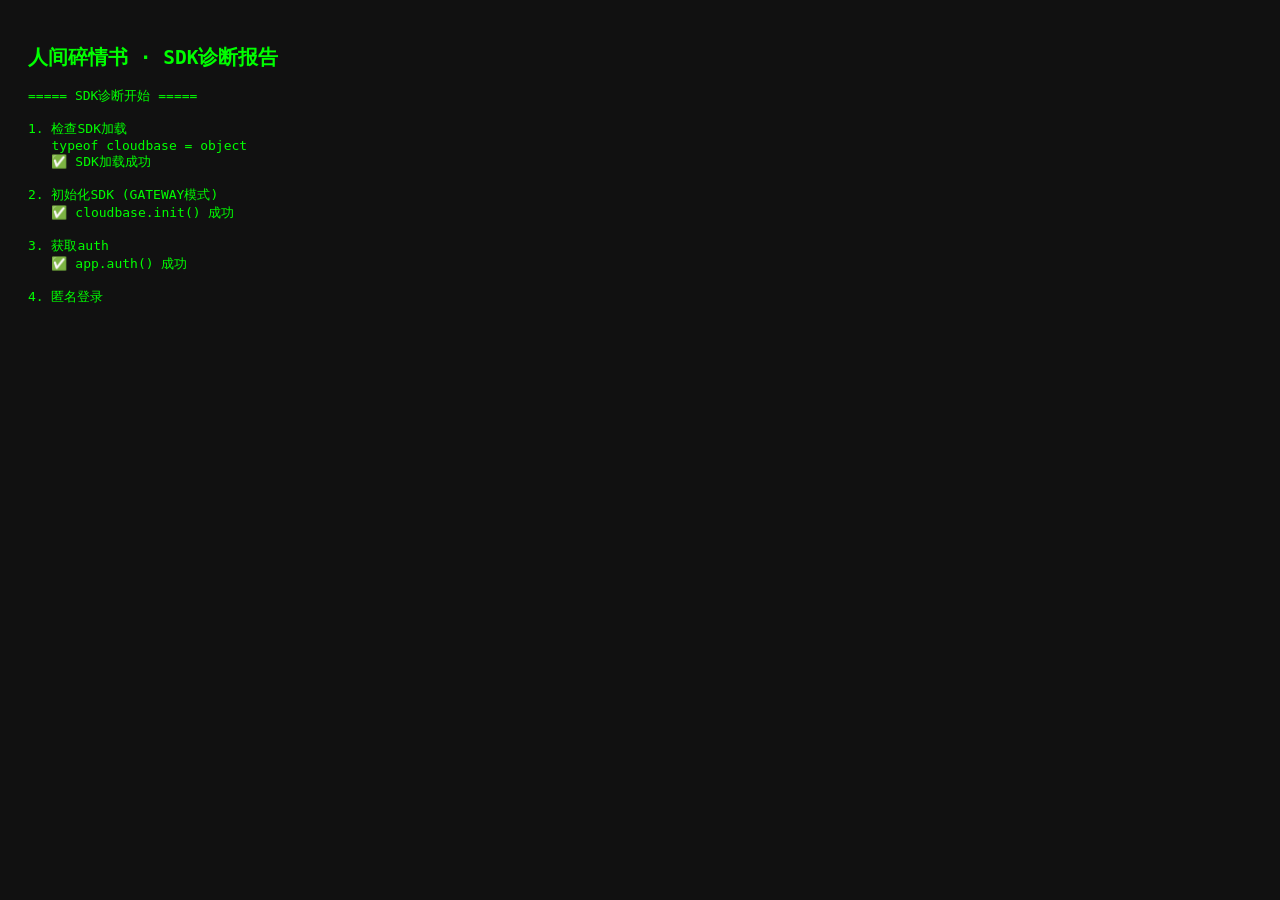
<file: test.html>
<!DOCTYPE html>
<html>
<head><meta charset="UTF-8"><title>SDK诊断</title></head>
<body style="background:#111;color:#0f0;font-family:monospace;padding:20px;">
<h2>人间碎情书 · SDK诊断报告</h2>
<pre id="log" style="white-space:pre-wrap;"></pre>
<script src="cloudbase.full.js"></script>
<script>
(function() {
  const log = document.getElementById('log');
  function L(msg) { log.textContent += msg + '\n'; }

  L('===== SDK诊断开始 =====\n');

  L('1. 检查SDK加载');
  L('   typeof cloudbase = ' + typeof cloudbase);
  if (typeof cloudbase === 'undefined') {
    L('   ❌ cloudbase全局变量不存在！');
    return;
  }
  L('   ✅ SDK加载成功');

  L('\n2. 初始化SDK (GATEWAY模式)');
  let app, auth, db;
  try {
    app = cloudbase.init({
      env: 'renjiansuiqingshu-d0d8b11638ca9a',
      region: 'ap-shanghai',
      accessKey: 'eyJhbGciOiJSUzI1NiIsImtpZCI6IjlkMWRjMzFlLWI0ZDAtNDQ4Yi1hNzZmLWIwY2M2M2Q4MTQ5OCJ9.[base64].[base64]',
      endPointMode: 'GATEWAY'
    });
    L('   ✅ cloudbase.init() 成功');
  } catch(err) {
    L('   ❌ init失败: ' + err.message);
    return;
  }

  L('\n3. 获取auth');
  try {
    auth = app.auth();
    L('   ✅ app.auth() 成功');
  } catch(err) {
    L('   ❌ auth失败: ' + err.message);
    return;
  }

  L('\n4. 匿名登录');
  (async function() {
    try {
      var result = await auth.signInAnonymously();
      if (result && result.error) {
        L('   ❌ 匿名登录返回错误: ' + result.error.message);
        return;
      }
      var loginState = await auth.getLoginState();
      L('   ✅ 匿名登录成功!');
    } catch(err) {
      L('   ❌ 登录异常: ' + err.message);
      return;
    }

    L('\n5. 获取数据库');
    try {
      db = app.database();
      L('   ✅ database() 成功');
    } catch(err) {
      L('   ❌ database失败: ' + err.message);
      return;
    }

    L('\n6. 查询posts集合');
    try {
      var res = await db.collection('posts').where({status:'active'}).count();
      L('   ✅ 查询成功! 总帖子数: ' + res.total);
    } catch(err) {
      L('   ❌ 查询失败: ' + err.message);
    }

    L('\n7. 写入测试');
    try {
      var testPost = {
        content: '[系统测试] 树洞功能测试 - 请忽略',
        emoji: '☁️', category: '随想', imageUrl: null,
        authorUid: null, authorName: '系统测试员', authorAvatar: null,
        deviceId: 'e2e_test_' + Date.now(), likes: 0,
        commentCount: 0, reportCount: 0,
        createdAt: db.serverDate(), status: 'test'
      };
      var addRes = await db.collection('posts').add(testPost);
      L('   ✅ 写入成功! ID: ' + addRes.id);
      try { await db.collection('posts').doc(addRes.id).remove(); L('   ✅ 测试数据已清理'); }
      catch(e) { L('   ⚠️ 清理失败: ' + e.message); }
    } catch(err) {
      L('   ❌ 写入失败: ' + err.message);
    }

    L('\n===== 诊断完成 =====');
    L('\n如果全部✅，说明树洞功能正常！');
  })();
})();
</script>
</body>
</html>
</file>
